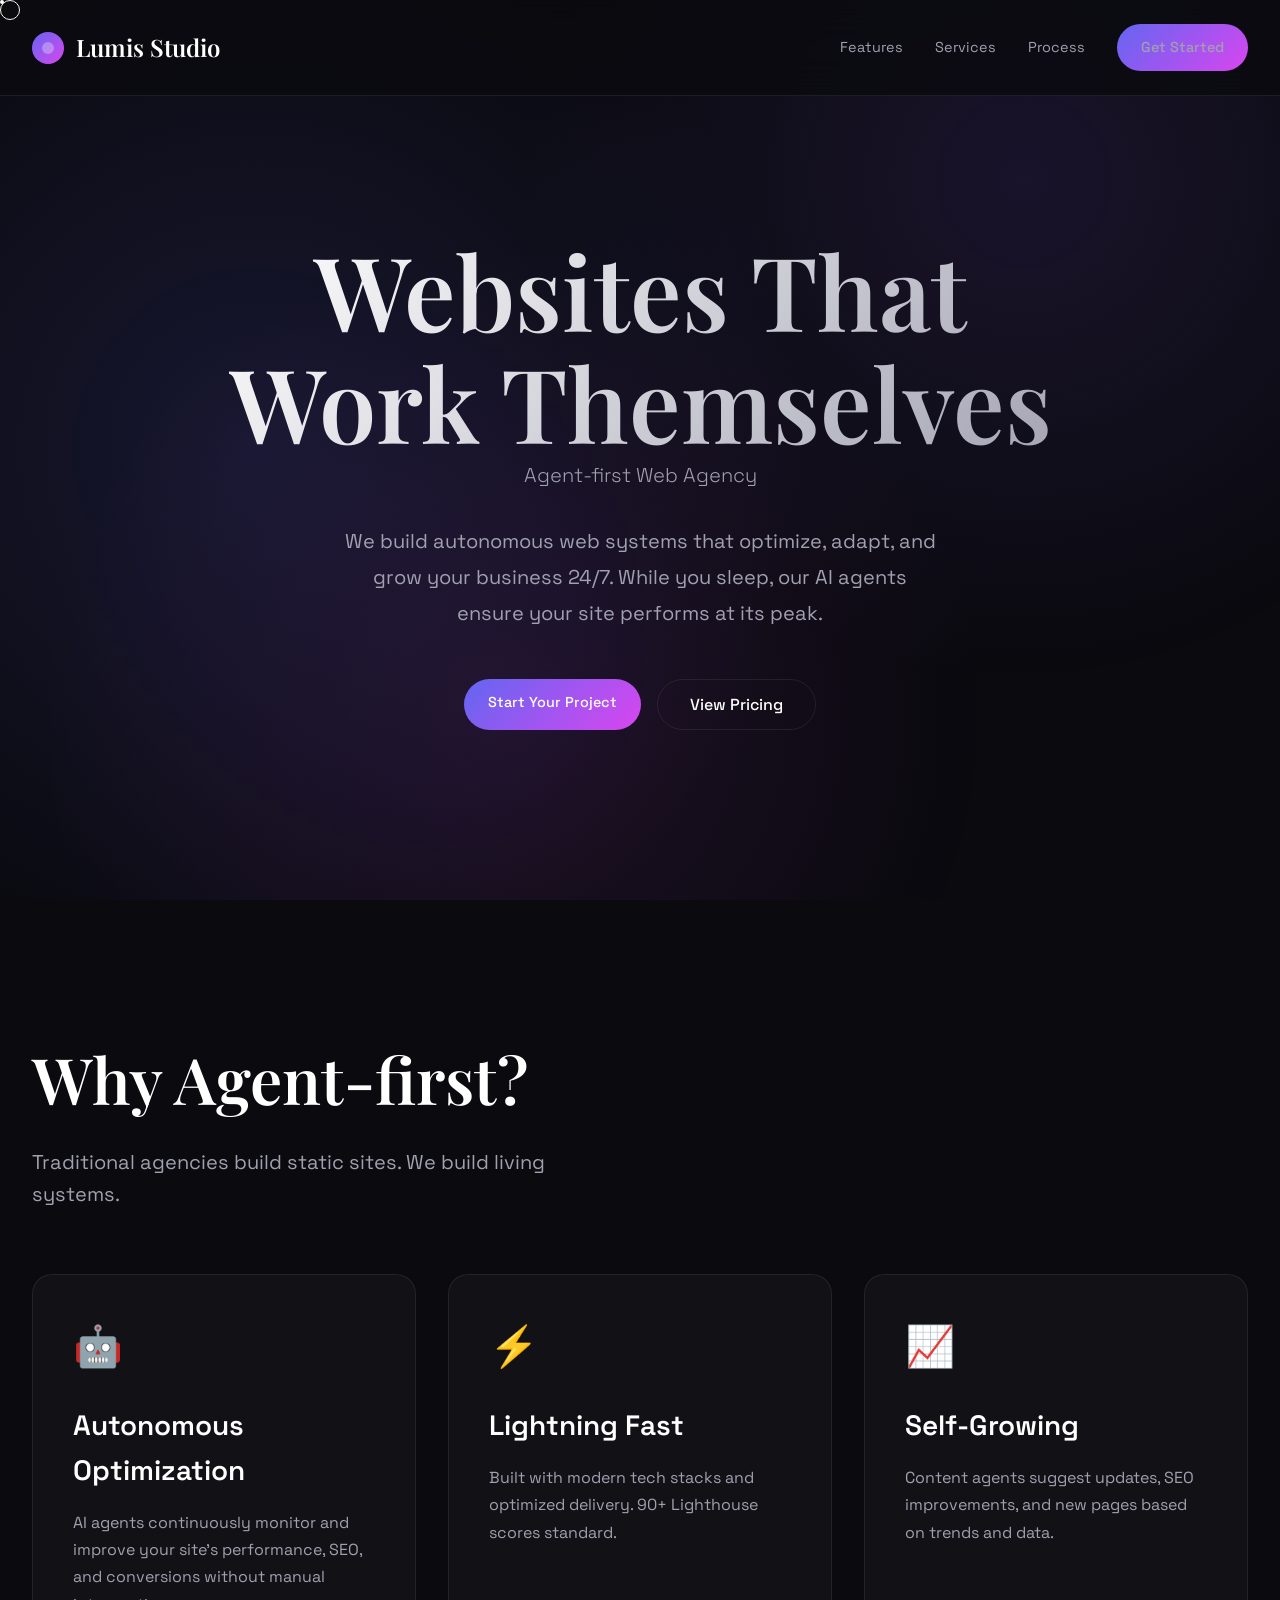
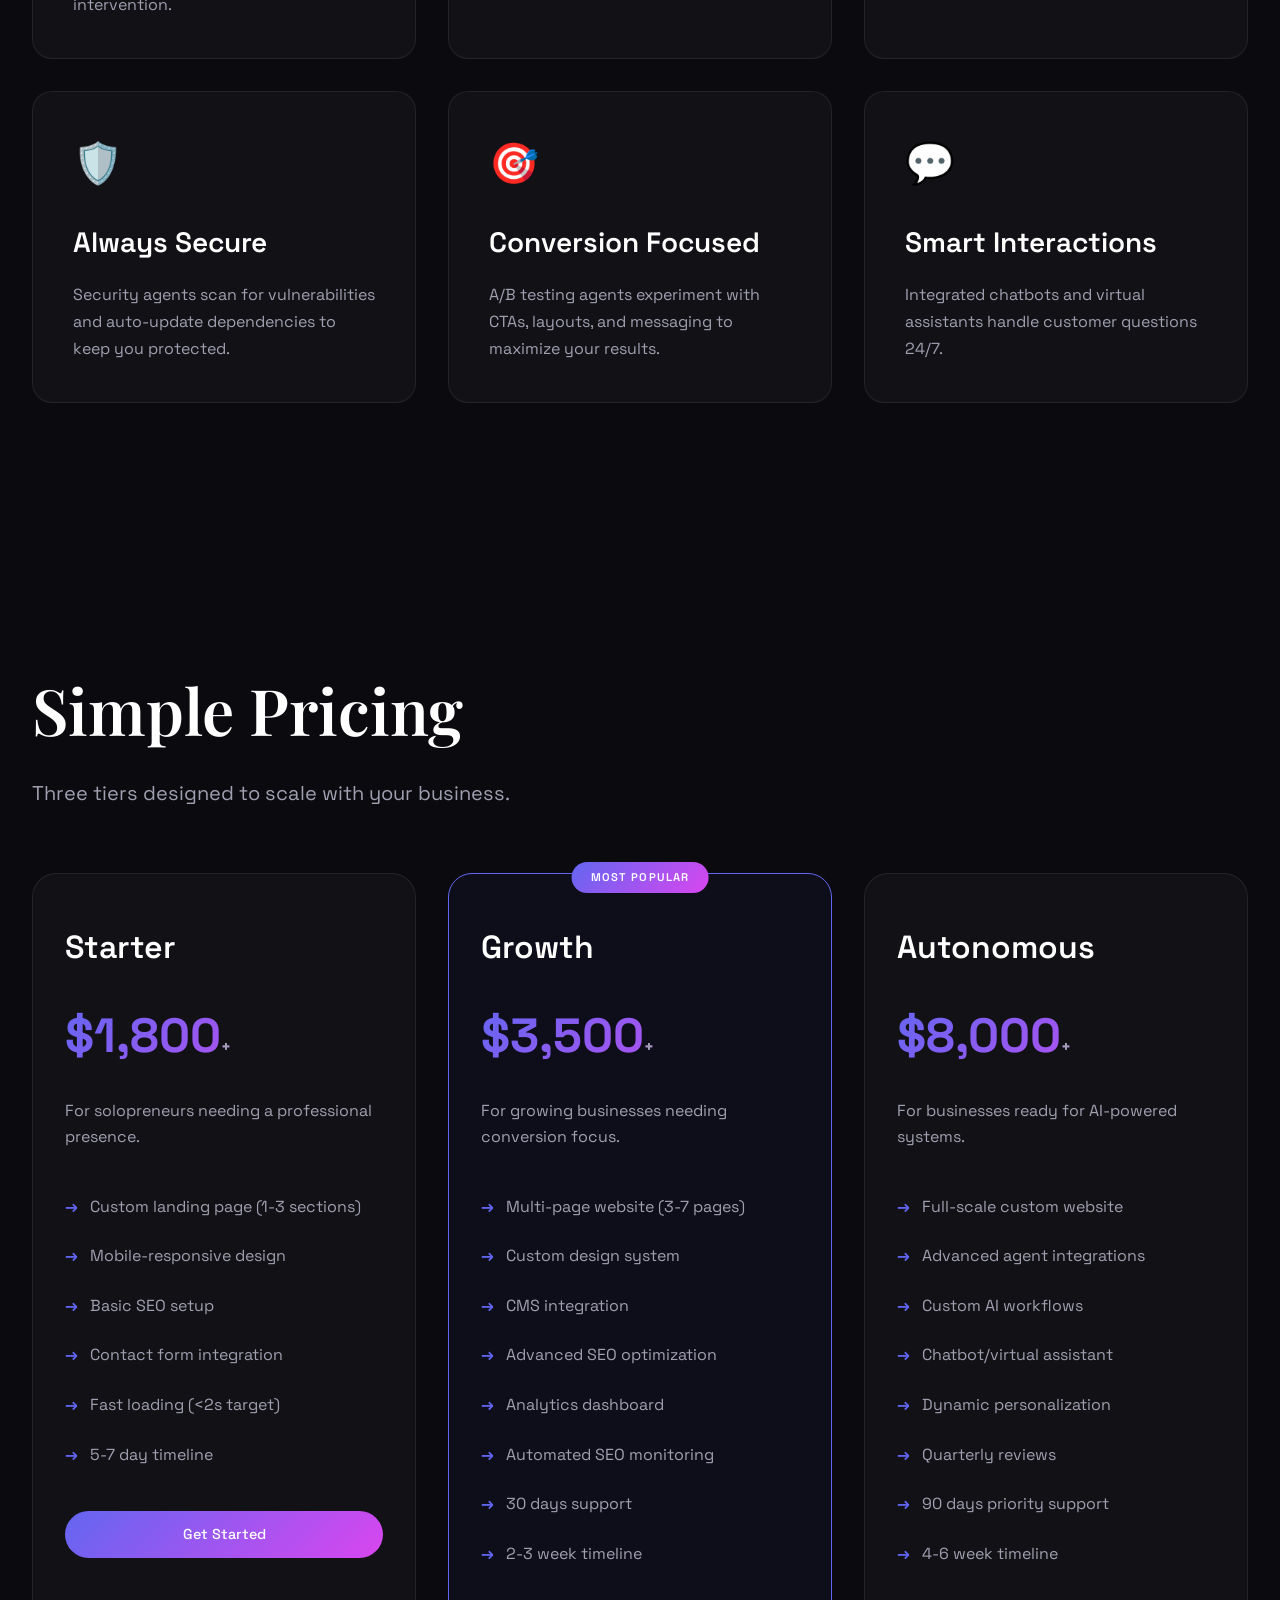
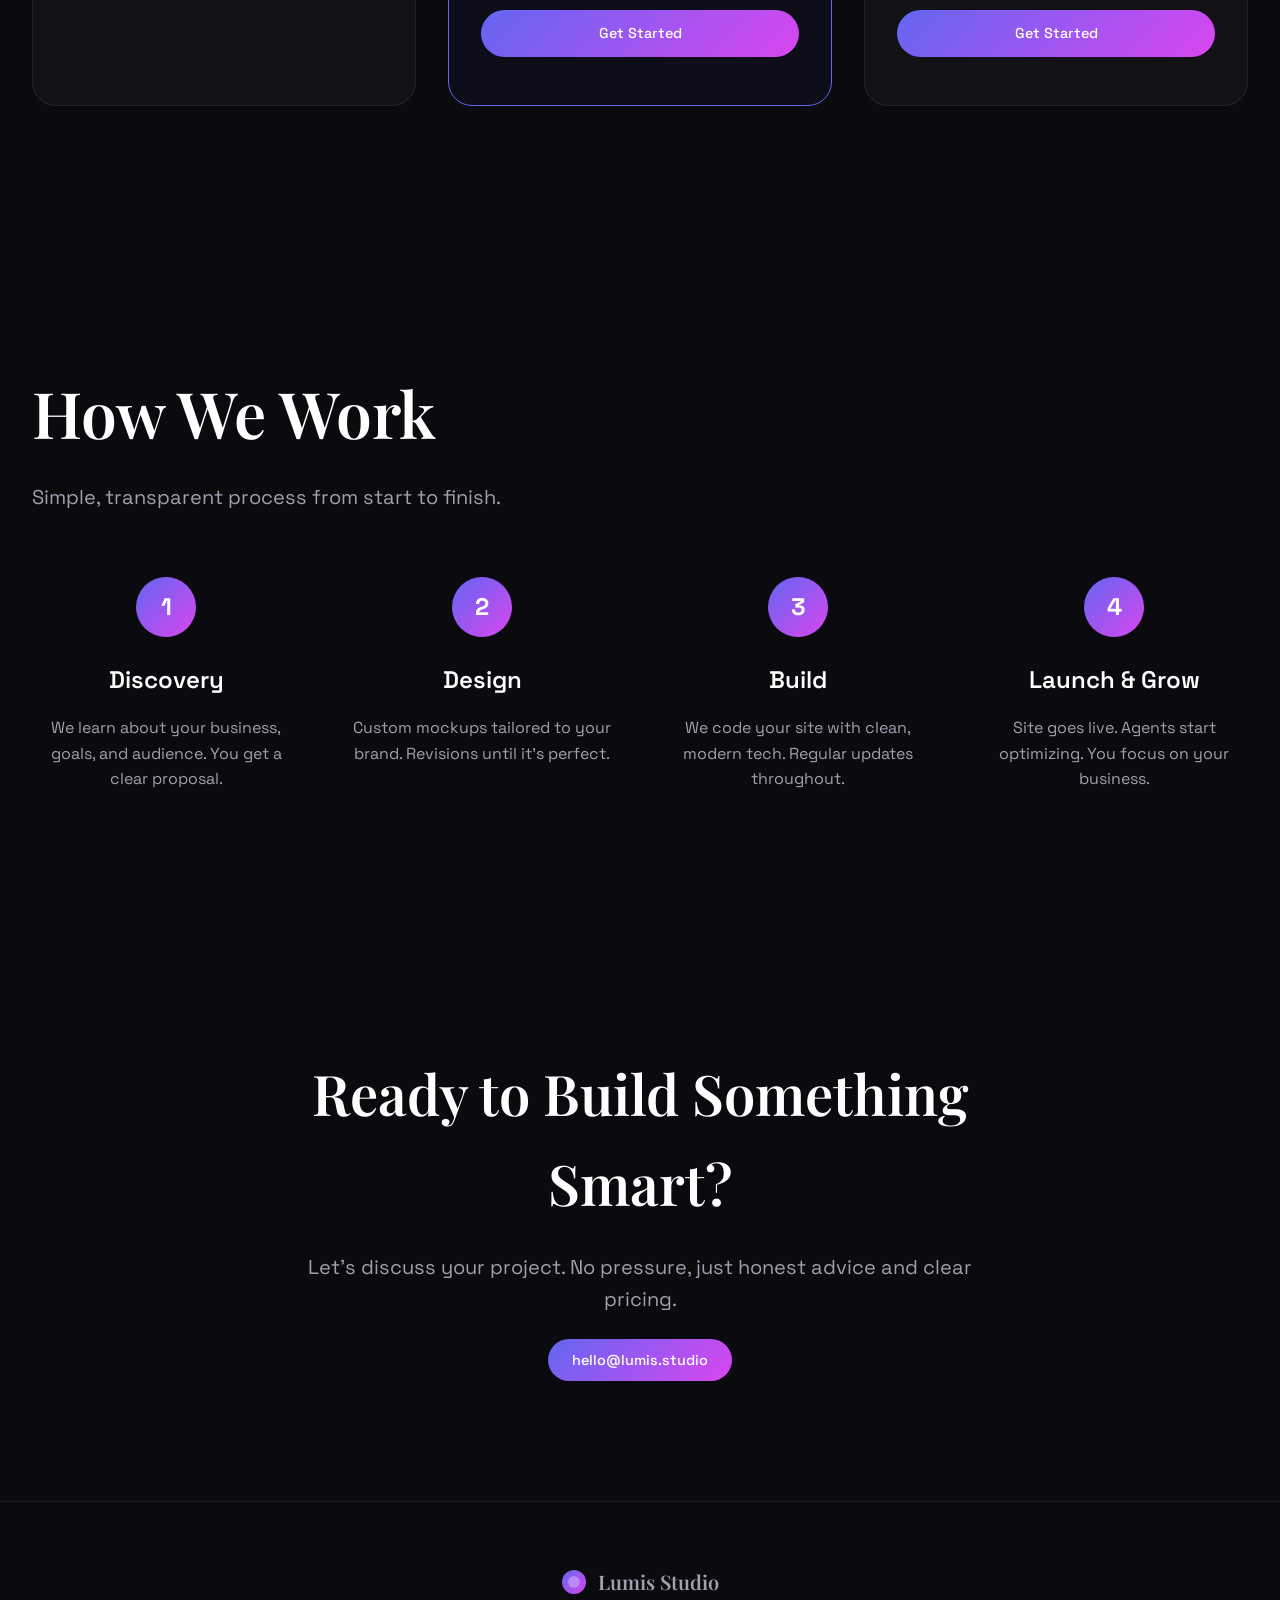
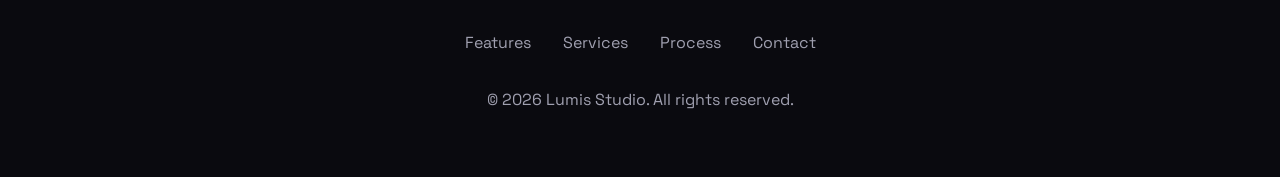
<file: docs/index.html>
<!DOCTYPE html>
<html lang="en">
<head>
  <meta charset="UTF-8">
  <meta name="viewport" content="width=device-width, initial-scale=1.0">
  <title>Lumis Studio — Agent-first Web Agency</title>
  
  <!-- Fonts -->
  <link rel="preconnect" href="https://fonts.googleapis.com">
  <link rel="preconnect" href="https://fonts.gstatic.com" crossorigin>
  <link href="https://fonts.googleapis.com/css2?family=Space+Grotesk:wght@300;400;500;600;700&family=Playfair+Display:ital,wght@0,400;0,600;1,400&family=JetBrains+Mono:wght@400;500&display=swap" rel="stylesheet">
  
  <style>
    :root {
      --bg-dark: #0a0a0f;
      --bg-deeper: #050508;
      --text-primary: #ffffff;
      --text-secondary: #a0a0b0;
      --accent-primary: #6366f1;
      --accent-secondary: #8b5cf6;
      --accent-tertiary: #d946ef;
      --glass-bg: rgba(255, 255, 255, 0.03);
      --glass-border: rgba(255, 255, 255, 0.08);
      --glass-highlight: rgba(255, 255, 255, 0.12);
    }

    * {
      margin: 0;
      padding: 0;
      box-sizing: border-box;
    }

    html {
      scroll-behavior: smooth;
    }

    body {
      font-family: 'Space Grotesk', sans-serif;
      background: var(--bg-dark);
      color: var(--text-primary);
      overflow-x: hidden;
      line-height: 1.6;
    }

    /* Animated Background */
    .bg-gradient {
      position: fixed;
      top: 0;
      left: 0;
      width: 100%;
      height: 100vh;
      z-index: -1;
      background: 
        radial-gradient(circle at 20% 50%, rgba(99, 102, 241, 0.15) 0%, transparent 50%),
        radial-gradient(circle at 80% 20%, rgba(139, 92, 246, 0.12) 0%, transparent 40%),
        radial-gradient(circle at 40% 80%, rgba(217, 70, 239, 0.1) 0%, transparent 45%);
      animation: gradientShift 20s ease-in-out infinite;
    }

    @keyframes gradientShift {
      0%, 100% { transform: scale(1); }
      50% { transform: scale(1.1); }
    }

    /* Custom Cursor */
    .cursor {
      width: 20px;
      height: 20px;
      border: 1px solid var(--text-primary);
      border-radius: 50%;
      position: fixed;
      pointer-events: none;
      z-index: 9999;
      transition: all 0.1s ease;
      mix-blend-mode: difference;
    }

    .cursor-dot {
      width: 4px;
      height: 4px;
      background: var(--text-primary);
      border-radius: 50%;
      position: fixed;
      pointer-events: none;
      z-index: 10000;
    }

    /* Typography */
    h1, h2, h3 {
      font-family: 'Playfair Display', serif;
      font-weight: 600;
    }

    .hero-title {
      font-size: clamp(3rem, 8vw, 7rem);
      line-height: 1.1;
      background: linear-gradient(135deg, #fff 0%, #a5a5b5 100%);
      -webkit-background-clip: text;
      -webkit-text-fill-color: transparent;
      background-clip: text;
    }

    .section-title {
      font-size: clamp(2rem, 5vw, 4rem);
      margin-bottom: 1rem;
    }

    /* Header */
    .header {
      position: fixed;
      top: 0;
      left: 0;
      right: 0;
      padding: 1.5rem 2rem;
      background: rgba(10, 10, 15, 0.8);
      backdrop-filter: blur(20px);
      border-bottom: 1px solid var(--glass-border);
      z-index: 1000;
      display: flex;
      justify-content: space-between;
      align-items: center;
    }

    .logo {
      display: flex;
      align-items: center;
      gap: 0.75rem;
      font-family: 'Playfair Display', serif;
      font-size: 1.5rem;
      font-weight: 600;
    }

    .logo-icon {
      width: 32px;
      height: 32px;
      background: linear-gradient(135deg, var(--accent-primary), var(--accent-tertiary));
      border-radius: 50%;
      position: relative;
    }

    .logo-icon::after {
      content: '';
      position: absolute;
      top: 50%;
      left: 50%;
      transform: translate(-50%, -50%);
      width: 12px;
      height: 12px;
      background: rgba(255, 255, 255, 0.3);
      border-radius: 50%;
    }

    .nav {
      display: flex;
      gap: 2rem;
      align-items: center;
    }

    .nav a {
      color: var(--text-secondary);
      text-decoration: none;
      font-size: 0.9rem;
      transition: color 0.3s ease;
    }

    .nav a:hover {
      color: var(--text-primary);
    }

    .btn-primary {
      background: linear-gradient(135deg, var(--accent-primary), var(--accent-tertiary));
      color: white;
      padding: 0.75rem 1.5rem;
      border-radius: 50px;
      text-decoration: none;
      font-weight: 500;
      font-size: 0.9rem;
      transition: all 0.3s ease;
      border: none;
      cursor: pointer;
    }

    .btn-primary:hover {
      transform: translateY(-2px);
      box-shadow: 0 10px 30px rgba(99, 102, 241, 0.4);
    }

    /* Hero Section */
    .hero {
      min-height: 100vh;
      display: flex;
      align-items: center;
      justify-content: center;
      padding: 8rem 2rem 4rem;
      position: relative;
    }

    .hero-content {
      max-width: 1200px;
      text-align: center;
    }

    .hero-tagline {
      font-size: 1.25rem;
      color: var(--text-secondary);
      margin-bottom: 1.5rem;
      font-weight: 300;
    }

    .hero-subtitle {
      font-size: 1.25rem;
      color: var(--text-secondary);
      max-width: 600px;
      margin: 2rem auto 3rem;
      line-height: 1.8;
    }

    .hero-buttons {
      display: flex;
      gap: 1rem;
      justify-content: center;
      flex-wrap: wrap;
    }

    .btn-secondary {
      background: transparent;
      color: var(--text-primary);
      padding: 0.75rem 2rem;
      border-radius: 50px;
      border: 1px solid var(--glass-border);
      text-decoration: none;
      font-weight: 500;
      transition: all 0.3s ease;
    }

    .btn-secondary:hover {
      border-color: var(--accent-primary);
      background: var(--glass-bg);
    }

    /* Features Section */
    .features {
      padding: 8rem 2rem;
      max-width: 1400px;
      margin: 0 auto;
    }

    .features-grid {
      display: grid;
      grid-template-columns: repeat(auto-fit, minmax(350px, 1fr));
      gap: 2rem;
      margin-top: 4rem;
    }

    .feature-card {
      background: var(--glass-bg);
      border: 1px solid var(--glass-border);
      border-radius: 20px;
      padding: 2.5rem;
      transition: all 0.4s ease;
      position: relative;
      overflow: hidden;
    }

    .feature-card::before {
      content: '';
      position: absolute;
      top: 0;
      left: 0;
      right: 0;
      bottom: 0;
      background: linear-gradient(135deg, rgba(99, 102, 241, 0.1), transparent);
      opacity: 0;
      transition: opacity 0.4s ease;
    }

    .feature-card:hover {
      transform: translateY(-10px);
      border-color: var(--glass-highlight);
    }

    .feature-card:hover::before {
      opacity: 1;
    }

    .feature-icon {
      font-size: 2.5rem;
      margin-bottom: 1.5rem;
      display: block;
    }

    .feature-card h3 {
      font-size: 1.75rem;
      margin-bottom: 1rem;
      font-family: 'Space Grotesk', sans-serif;
    }

    .feature-card p {
      color: var(--text-secondary);
      line-height: 1.7;
    }

    /* Services Section */
    .services {
      padding: 8rem 2rem;
      max-width: 1400px;
      margin: 0 auto;
    }

    .pricing-grid {
      display: grid;
      grid-template-columns: repeat(auto-fit, minmax(320px, 1fr));
      gap: 2rem;
      margin-top: 4rem;
    }

    .pricing-card {
      background: var(--glass-bg);
      border: 1px solid var(--glass-border);
      border-radius: 24px;
      padding: 3rem 2rem;
      transition: all 0.4s ease;
      position: relative;
    }

    .pricing-card.featured {
      border-color: var(--accent-primary);
      background: rgba(99, 102, 241, 0.05);
    }

    .pricing-card:hover {
      transform: translateY(-10px);
      border-color: var(--accent-primary);
    }

    .popular-badge {
      position: absolute;
      top: -12px;
      left: 50%;
      transform: translateX(-50%);
      background: linear-gradient(135deg, var(--accent-primary), var(--accent-tertiary));
      padding: 0.4rem 1.2rem;
      border-radius: 20px;
      font-size: 0.7rem;
      font-weight: 600;
      text-transform: uppercase;
      letter-spacing: 0.1em;
    }

    .pricing-card h3 {
      font-size: 2rem;
      margin-bottom: 0.5rem;
      font-family: 'Space Grotesk', sans-serif;
    }

    .price {
      font-size: 3rem;
      font-weight: 700;
      background: linear-gradient(135deg, var(--accent-primary), var(--accent-tertiary));
      -webkit-background-clip: text;
      -webkit-text-fill-color: transparent;
      background-clip: text;
      margin: 1.5rem 0;
    }

    .price span {
      font-size: 1rem;
      color: var(--text-secondary);
      -webkit-text-fill-color: var(--text-secondary);
    }

    .pricing-card ul {
      list-style: none;
      margin: 2rem 0;
    }

    .pricing-card li {
      padding: 0.75rem 0;
      color: var(--text-secondary);
      display: flex;
      align-items: flex-start;
      gap: 0.75rem;
    }

    .pricing-card li::before {
      content: '→';
      color: var(--accent-primary);
      font-weight: 700;
    }

    /* Process Section */
    .process {
      padding: 8rem 2rem;
      max-width: 1400px;
      margin: 0 auto;
    }

    .process-steps {
      display: grid;
      grid-template-columns: repeat(auto-fit, minmax(250px, 1fr));
      gap: 3rem;
      margin-top: 4rem;
    }

    .process-step {
      text-align: center;
    }

    .step-number {
      width: 60px;
      height: 60px;
      background: linear-gradient(135deg, var(--accent-primary), var(--accent-tertiary));
      border-radius: 50%;
      display: flex;
      align-items: center;
      justify-content: center;
      font-size: 1.5rem;
      font-weight: 700;
      margin: 0 auto 1.5rem;
    }

    .process-step h3 {
      font-size: 1.5rem;
      margin-bottom: 1rem;
      font-family: 'Space Grotesk', sans-serif;
    }

    .process-step p {
      color: var(--text-secondary);
    }

    /* CTA Section */
    .cta {
      padding: 8rem 2rem;
      text-align: center;
      position: relative;
    }

    .cta-content {
      max-width: 700px;
      margin: 0 auto;
    }

    .cta h2 {
      font-size: clamp(2rem, 5vw, 3.5rem);
      margin-bottom: 1.5rem;
    }

    .cta p {
      font-size: 1.25rem;
      color: var(--text-secondary);
      margin-bottom: 2rem;
    }

    /* Footer */
    .footer {
      padding: 4rem 2rem;
      border-top: 1px solid var(--glass-border);
      text-align: center;
      color: var(--text-secondary);
    }

    .footer-content {
      max-width: 1200px;
      margin: 0 auto;
    }

    .footer-links {
      display: flex;
      justify-content: center;
      gap: 2rem;
      margin: 2rem 0;
    }

    .footer-links a {
      color: var(--text-secondary);
      text-decoration: none;
      transition: color 0.3s ease;
    }

    .footer-links a:hover {
      color: var(--text-primary);
    }

    /* Scroll animations */
    .reveal {
      opacity: 0;
      transform: translateY(40px);
      transition: all 0.8s ease;
    }

    .reveal.active {
      opacity: 1;
      transform: translateY(0);
    }

    /* Responsive */
    @media (max-width: 768px) {
      .nav {
        display: none;
      }
      
      .hero-buttons {
        flex-direction: column;
        align-items: center;
      }
      
      .features-grid,
      .pricing-grid {
        grid-template-columns: 1fr;
      }
    }
  </style>
</head>
<body>
  <!-- Background -->
  <div class="bg-gradient"></div>
  
  <!-- Custom Cursor -->
  <div class="cursor"></div>
  <div class="cursor-dot"></div>

  <!-- Header -->
  <header class="header">
    <div class="logo">
      <div class="logo-icon"></div>
      <span>Lumis Studio</span>
    </div>
    <nav class="nav">
      <a href="#features">Features</a>
      <a href="#services">Services</a>
      <a href="#process">Process</a>
      <a href="#contact" class="btn-primary">Get Started</a>
    </nav>
  </header>

  <!-- Hero -->
  <section class="hero">
    <div class="hero-content">
      <h1 class="hero-title">Websites That<br>Work Themselves</h1>
      <p class="hero-tagline">Agent-first Web Agency</p>
      <p class="hero-subtitle">
        We build autonomous web systems that optimize, adapt, and grow your business 24/7. 
        While you sleep, our AI agents ensure your site performs at its peak.
      </p>
      <div class="hero-buttons">
        <a href="#contact" class="btn-primary">Start Your Project</a>
        <a href="#services" class="btn-secondary">View Pricing</a>
      </div>
    </div>
  </section>

  <!-- Features -->
  <section id="features" class="features">
    <div class="reveal">
      <h2 class="section-title">Why Agent-first?</h2>
      <p style="color: var(--text-secondary); font-size: 1.25rem; max-width: 600px;">
        Traditional agencies build static sites. We build living systems.
      </p>
    </div>
    
    <div class="features-grid">
      <div class="feature-card reveal">
        <span class="feature-icon">🤖</span>
        <h3>Autonomous Optimization</h3>
        <p>AI agents continuously monitor and improve your site's performance, SEO, and conversions without manual intervention.</p>
      </div>
      
      <div class="feature-card reveal">
        <span class="feature-icon">⚡</span>
        <h3>Lightning Fast</h3>
        <p>Built with modern tech stacks and optimized delivery. 90+ Lighthouse scores standard.</p>
      </div>
      
      <div class="feature-card reveal">
        <span class="feature-icon">📈</span>
        <h3>Self-Growing</h3>
        <p>Content agents suggest updates, SEO improvements, and new pages based on trends and data.</p>
      </div>
      
      <div class="feature-card reveal">
        <span class="feature-icon">🛡️</span>
        <h3>Always Secure</h3>
        <p>Security agents scan for vulnerabilities and auto-update dependencies to keep you protected.</p>
      </div>
      
      <div class="feature-card reveal">
        <span class="feature-icon">🎯</span>
        <h3>Conversion Focused</h3>
        <p>A/B testing agents experiment with CTAs, layouts, and messaging to maximize your results.</p>
      </div>
      
      <div class="feature-card reveal">
        <span class="feature-icon">💬</span>
        <h3>Smart Interactions</h3>
        <p>Integrated chatbots and virtual assistants handle customer questions 24/7.</p>
      </div>
    </div>
  </section>

  <!-- Services -->
  <section id="services" class="services">
    <div class="reveal">
      <h2 class="section-title">Simple Pricing</h2>
      <p style="color: var(--text-secondary); font-size: 1.25rem;">
        Three tiers designed to scale with your business.
      </p>
    </div>
    
    <div class="pricing-grid">
      <div class="pricing-card reveal">
        <h3>Starter</h3>
        <div class="price">$1,800<span>+</span></div>
        <p style="color: var(--text-secondary);">For solopreneurs needing a professional presence.</p>
        <ul>
          <li>Custom landing page (1-3 sections)</li>
          <li>Mobile-responsive design</li>
          <li>Basic SEO setup</li>
          <li>Contact form integration</li>
          <li>Fast loading (&lt;2s target)</li>
          <li>5-7 day timeline</li>
        </ul>
        <a href="#contact" class="btn-primary" style="display: block; text-align: center;">Get Started</a>
      </div>

      <div class="pricing-card featured reveal">
        <div class="popular-badge">Most Popular</div>
        <h3>Growth</h3>
        <div class="price">$3,500<span>+</span></div>
        <p style="color: var(--text-secondary);">For growing businesses needing conversion focus.</p>
        <ul>
          <li>Multi-page website (3-7 pages)</li>
          <li>Custom design system</li>
          <li>CMS integration</li>
          <li>Advanced SEO optimization</li>
          <li>Analytics dashboard</li>
          <li>Automated SEO monitoring</li>
          <li>30 days support</li>
          <li>2-3 week timeline</li>
        </ul>
        <a href="#contact" class="btn-primary" style="display: block; text-align: center;">Get Started</a>
      </div>

      <div class="pricing-card reveal">
        <h3>Autonomous</h3>
        <div class="price">$8,000<span>+</span></div>
        <p style="color: var(--text-secondary);">For businesses ready for AI-powered systems.</p>
        <ul>
          <li>Full-scale custom website</li>
          <li>Advanced agent integrations</li>
          <li>Custom AI workflows</li>
          <li>Chatbot/virtual assistant</li>
          <li>Dynamic personalization</li>
          <li>Quarterly reviews</li>
          <li>90 days priority support</li>
          <li>4-6 week timeline</li>
        </ul>
        <a href="#contact" class="btn-primary" style="display: block; text-align: center;">Get Started</a>
      </div>
    </div>
  </section>

  <!-- Process -->
  <section id="process" class="process">
    <div class="reveal">
      <h2 class="section-title">How We Work</h2>
      <p style="color: var(--text-secondary); font-size: 1.25rem;">
        Simple, transparent process from start to finish.
      </p>
    </div>
    
    <div class="process-steps">
      <div class="process-step reveal">
        <div class="step-number">1</div>
        <h3>Discovery</h3>
        <p>We learn about your business, goals, and audience. You get a clear proposal.</p>
      </div>
      <div class="process-step reveal">
        <div class="step-number">2</div>
        <h3>Design</h3>
        <p>Custom mockups tailored to your brand. Revisions until it's perfect.</p>
      </div>
      <div class="process-step reveal">
        <div class="step-number">3</div>
        <h3>Build</h3>
        <p>We code your site with clean, modern tech. Regular updates throughout.</p>
      </div>
      <div class="process-step reveal">
        <div class="step-number">4</div>
        <h3>Launch & Grow</h3>
        <p>Site goes live. Agents start optimizing. You focus on your business.</p>
      </div>
    </div>
  </section>

  <!-- CTA -->
  <section id="contact" class="cta">
    <div class="cta-content reveal">
      <h2>Ready to Build Something Smart?</h2>
      <p>Let's discuss your project. No pressure, just honest advice and clear pricing.</p>
      <a href="mailto:hello@lumis.studio" class="btn-primary">hello@lumis.studio</a>
    </div>
  </section>

  <!-- Footer -->
  <footer class="footer">
    <div class="footer-content">
      <div class="logo" style="justify-content: center; margin-bottom: 1rem;">
        <div class="logo-icon" style="width: 24px; height: 24px;"></div>
        <span style="font-size: 1.25rem;">Lumis Studio</span>
      </div>
      <div class="footer-links">
        <a href="#features">Features</a>
        <a href="#services">Services</a>
        <a href="#process">Process</a>
        <a href="mailto:hello@lumis.studio">Contact</a>
      </div>
      <p>&copy; 2026 Lumis Studio. All rights reserved.</p>
    </div>
  </footer>

  <script>
    // Custom Cursor
    const cursor = document.querySelector('.cursor');
    const cursorDot = document.querySelector('.cursor-dot');
    
    document.addEventListener('mousemove', (e) => {
      cursor.style.left = e.clientX + 'px';
      cursor.style.top = e.clientY + 'px';
      cursorDot.style.left = e.clientX + 'px';
      cursorDot.style.top = e.clientY + 'px';
    });

    // Scroll Reveal
    function reveal() {
      const reveals = document.querySelectorAll('.reveal');
      reveals.forEach(el => {
        const windowHeight = window.innerHeight;
        const elementTop = el.getBoundingClientRect().top;
        const elementVisible = 150;
        
        if (elementTop < windowHeight - elementVisible) {
          el.classList.add('active');
        }
      });
    }

    window.addEventListener('scroll', reveal);
    reveal(); // Initial check
  </script>
</body>
</html>
</file>
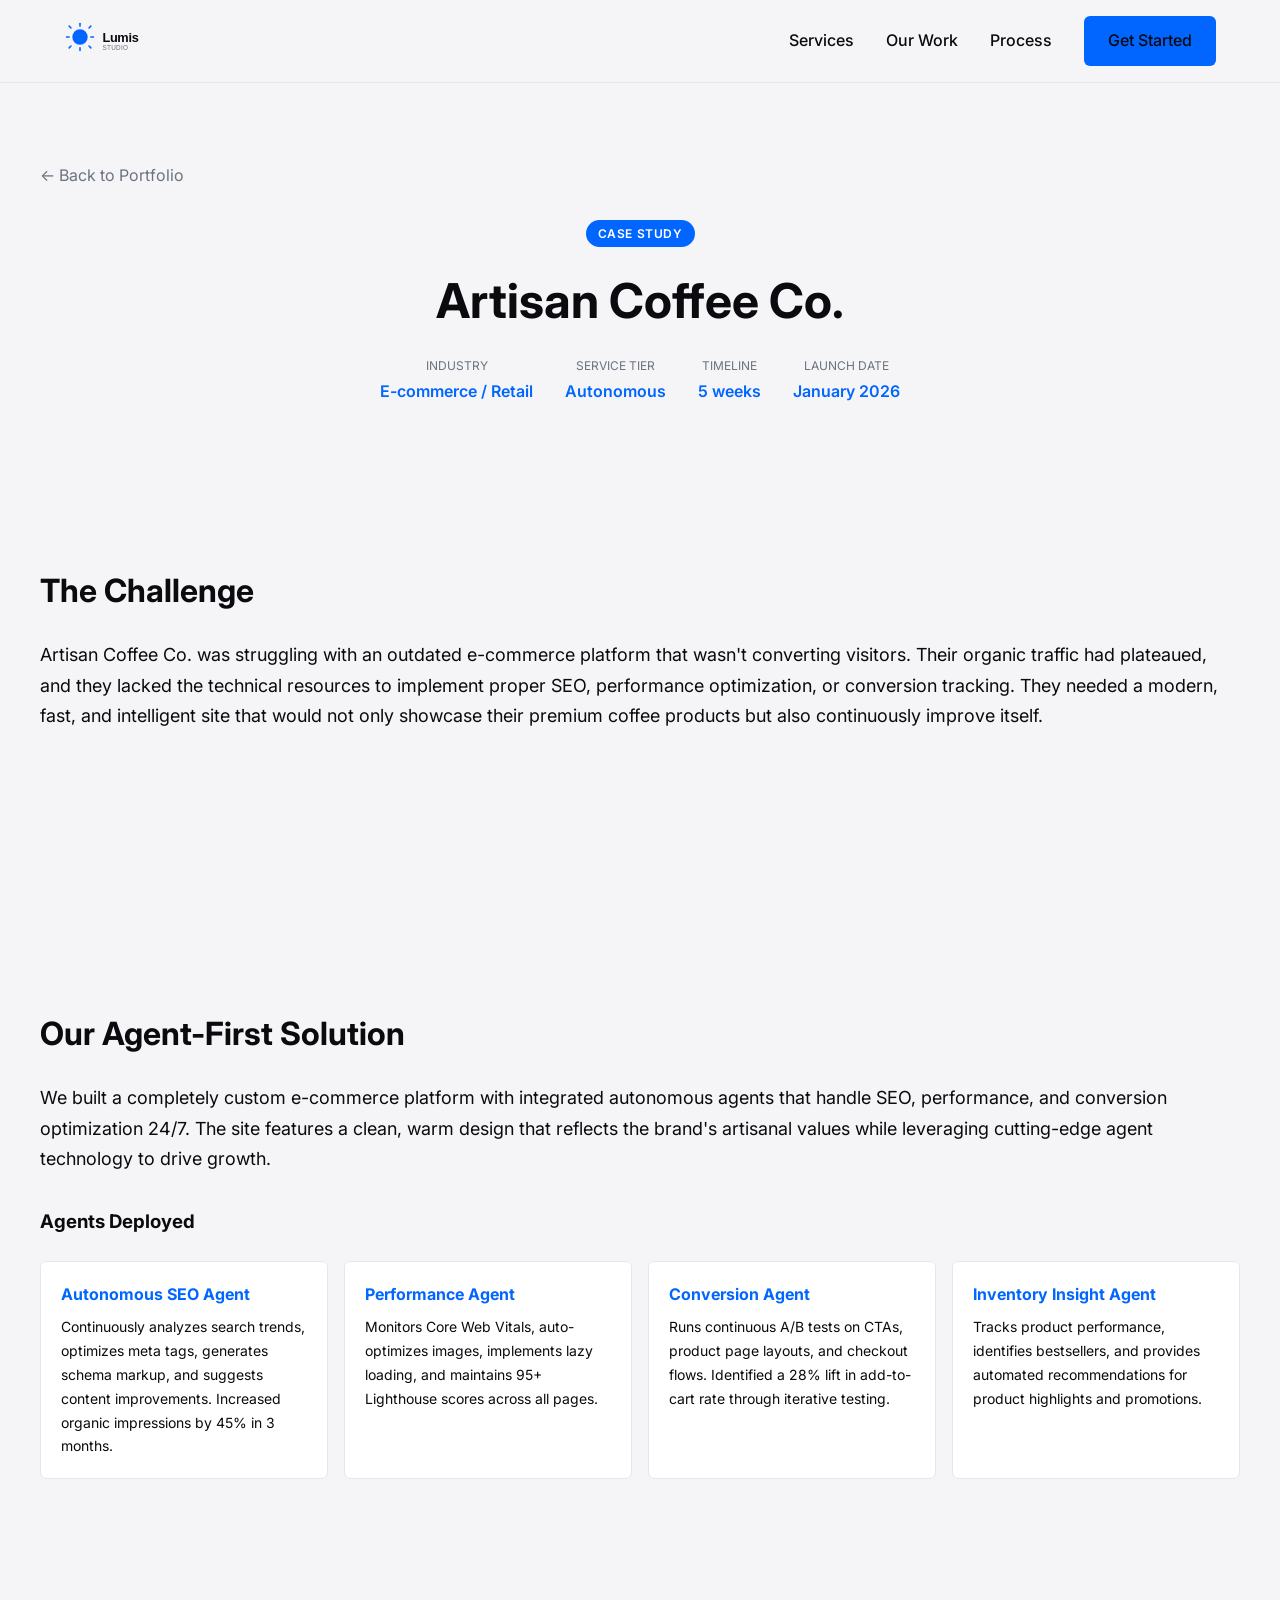
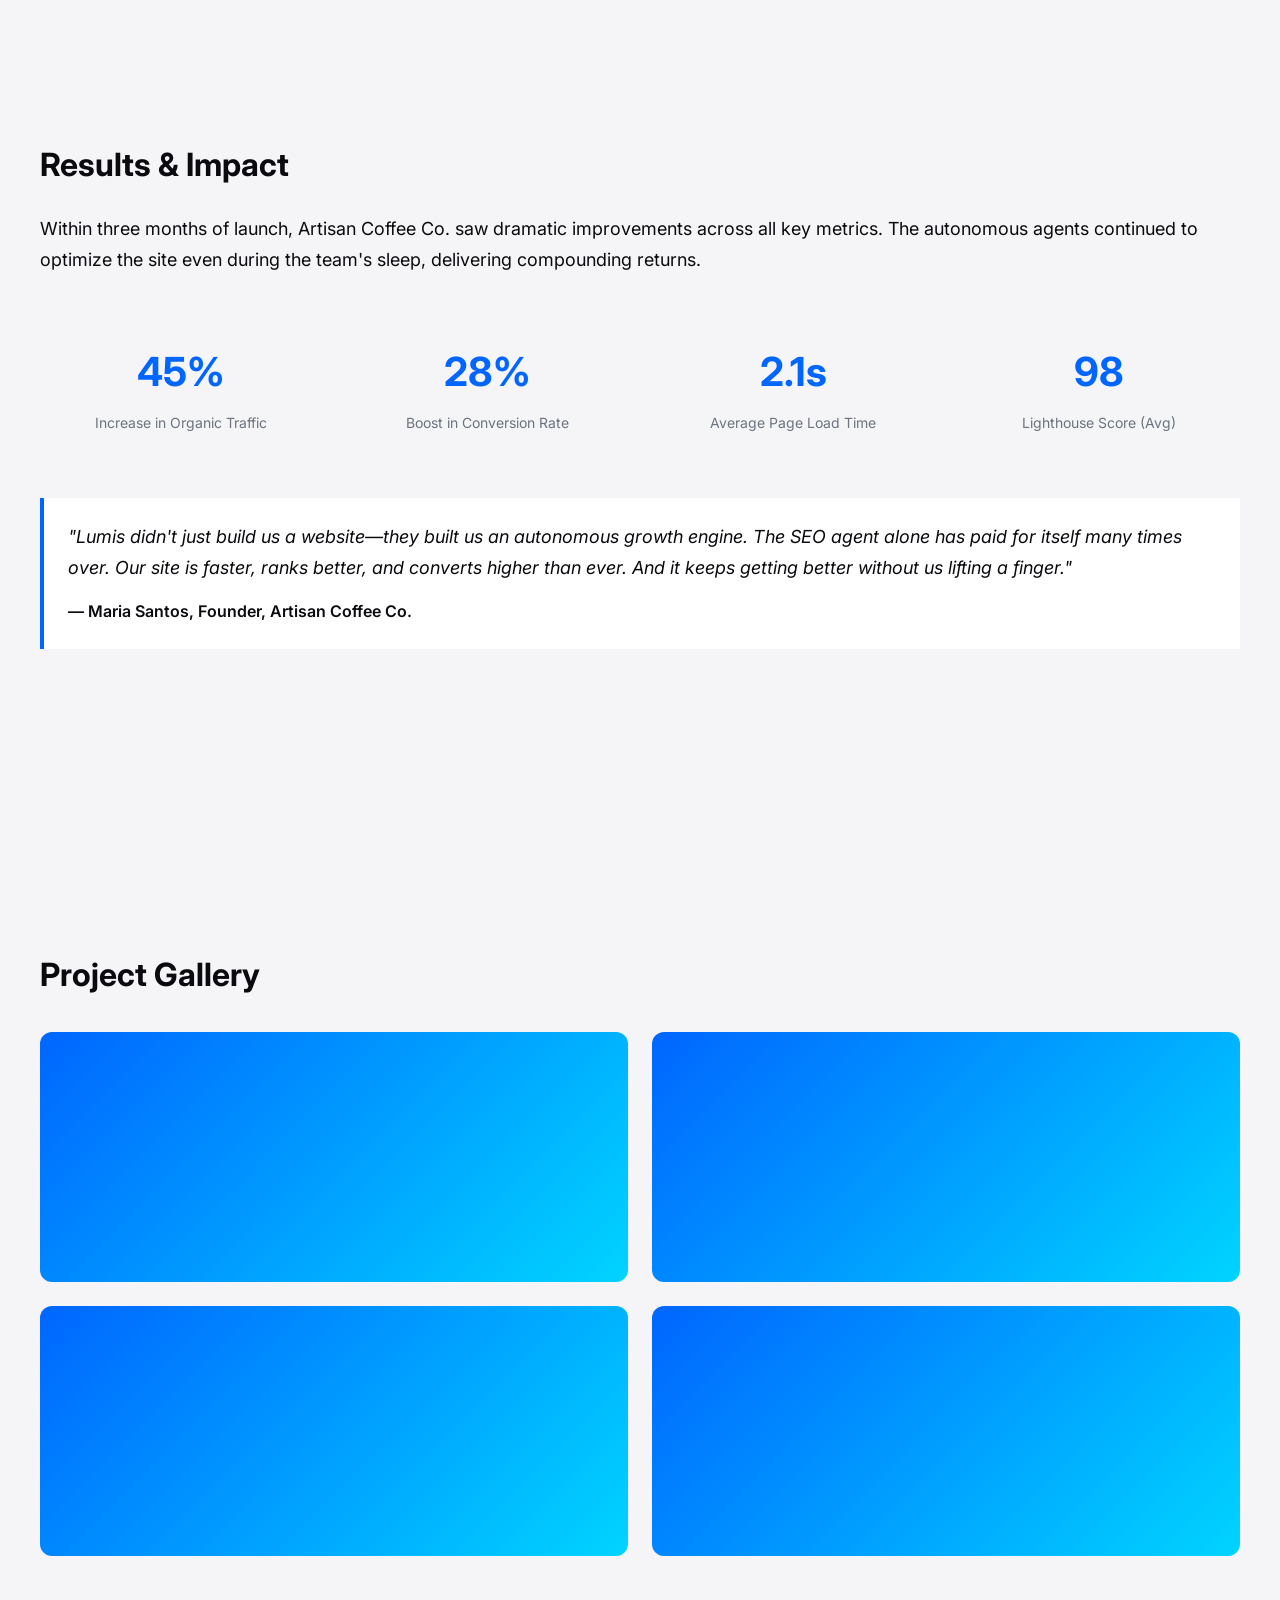
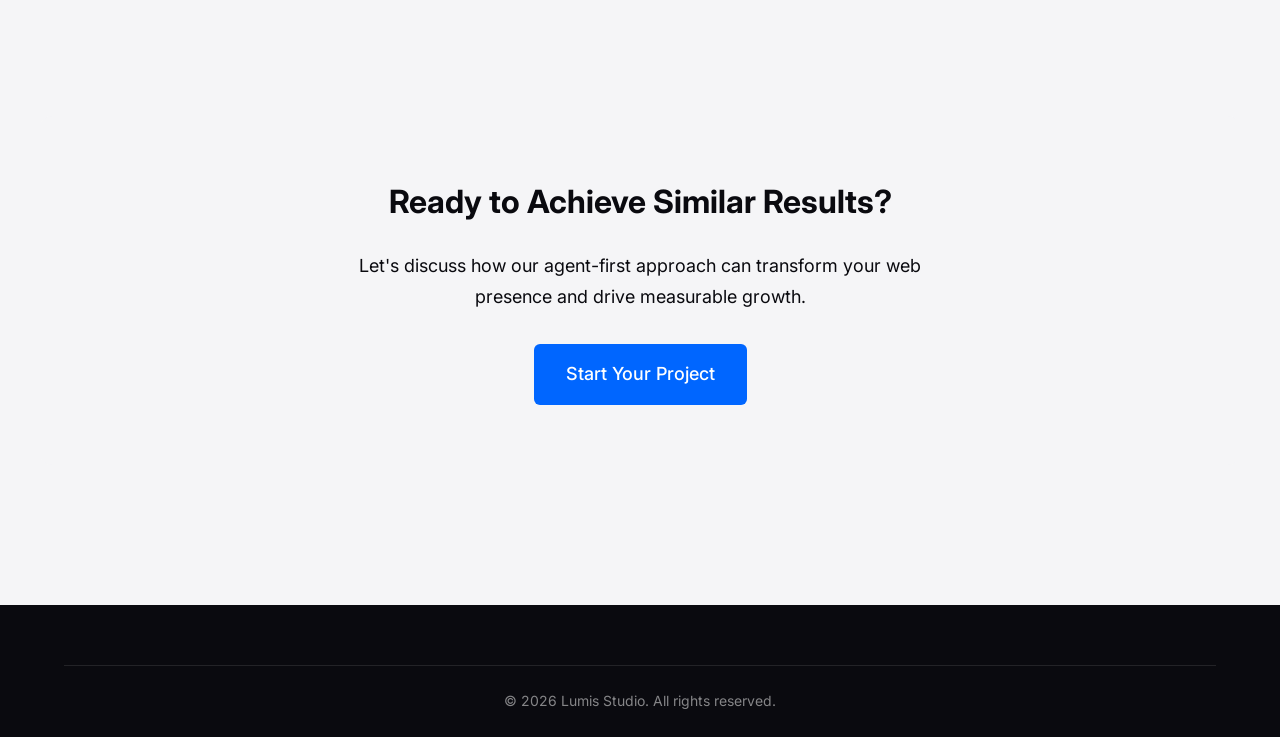
<file: portfolio/artisan-coffee.html>
<!DOCTYPE html>
<html lang="en">
<head>
    <meta charset="UTF-8">
    <meta name="viewport" content="width=device-width, initial-scale=1.0">
    <title>Artisan Coffee Co. — Lumis Studio Case Study</title>
    <meta name="description" content="How Lumis Studio built an autonomous e-commerce site with AI agents that increased organic traffic by 45% and boosted sales by 28% for Artisan Coffee Co.">
    <link rel="preconnect" href="https://fonts.googleapis.com">
    <link rel="preconnect" href="https://fonts.gstatic.com" crossorigin>
    <link href="https://fonts.googleapis.com/css2?family=Inter:wght@400;500;600;700&family=JetBrains+Mono:wght@400;500&display=swap" rel="stylesheet">
    <link rel="stylesheet" href="../src/styles.css">
    <style>
        .case-study { padding: 80px 0; }
        .case-header { text-align: center; max-width: 800px; margin: 0 auto 60px; }
        .case-header h1 { font-size: 3rem; margin-bottom: 16px; }
        .case-meta { display: flex; justify-content: center; gap: 32px; margin-bottom: 24px; flex-wrap: wrap; }
        .case-meta-item { display: flex; flex-direction: column; align-items: center; }
        .case-meta-label { font-size: 0.75rem; text-transform: uppercase; color: var(--color-text-light); margin-bottom: 4px; }
        .case-meta-value { font-weight: 600; color: var(--color-primary); }
        .case-section { margin-bottom: 60px; }
        .case-section h2 { font-size: 2rem; margin-bottom: 24px; }
        .case-section p { font-size: 1.125rem; line-height: 1.7; margin-bottom: 16px; }
        .metrics-grid { display: grid; grid-template-columns: repeat(4, 1fr); gap: 24px; margin: 40px 0; }
        .metric-card { background: var(--color-bg); padding: 24px; border-radius: var(--radius-md); text-align: center; }
        .metric-number { font-size: 2.5rem; font-weight: 700; color: var(--color-primary); margin-bottom: 8px; }
        .metric-label { font-size: 0.875rem; color: var(--color-text-light); }
        .agent-list { display: grid; grid-template-columns: repeat(auto-fit, minmax(200px, 1fr)); gap: 16px; margin-top: 24px; }
        .agent-card { background: var(--color-surface); border: 1px solid var(--color-border); border-radius: var(--radius-sm); padding: 20px; }
        .agent-card h4 { margin-bottom: 8px; color: var(--color-primary); }
        .agent-card p { font-size: 0.875rem; margin: 0; }
        .quote { background: var(--color-surface); border-left: 4px solid var(--color-primary); padding: 24px; margin: 40px 0; font-style: italic; }
        .quote-author { margin-top: 16px; font-weight: 600; font-style: normal; }
        .gallery { display: grid; grid-template-columns: repeat(2, 1fr); gap: 24px; margin-top: 32px; }
        .gallery-item { border-radius: var(--radius-md); overflow: hidden; background: linear-gradient(135deg, var(--color-primary) 0%, #00D4FF 100%); height: 250px; }
        .back-link { display: inline-flex; align-items: center; gap: 8px; margin-bottom: 32px; color: var(--color-text-light); }
        .back-link:hover { color: var(--color-primary); }
        @media (max-width: 768px) {
            .metrics-grid { grid-template-columns: repeat(2, 1fr); }
            .gallery { grid-template-columns: 1fr; }
        }
    </style>
</head>
<body>
    <nav class="nav">
        <div class="container nav-container">
            <a href="../index.html" class="nav-logo">
                <img src="../brand/logo.svg" alt="Lumis Studio" width="120">
            </a>
            <div class="nav-links">
                <a href="../index.html#services">Services</a>
                <a href="../index.html#work">Our Work</a>
                <a href="../index.html#process">Process</a>
                <a href="../index.html#contact" class="btn btn-primary">Get Started</a>
            </div>
        </div>
    </nav>

    <main class="container case-study">
        <a href="../index.html#work" class="back-link">← Back to Portfolio</a>

        <!-- Case Header -->
        <header class="case-header">
            <span class="section-badge">Case Study</span>
            <h1>Artisan Coffee Co.</h1>
            <div class="case-meta">
                <div class="case-meta-item">
                    <span class="case-meta-label">Industry</span>
                    <span class="case-meta-value">E-commerce / Retail</span>
                </div>
                <div class="case-meta-item">
                    <span class="case-meta-label">Service Tier</span>
                    <span class="case-meta-value">Autonomous</span>
                </div>
                <div class="case-meta-item">
                    <span class="case-meta-label">Timeline</span>
                    <span class="case-meta-value">5 weeks</span>
                </div>
                <div class="case-meta-item">
                    <span class="case-meta-label">Launch Date</span>
                    <span class="case-meta-value">January 2026</span>
                </div>
            </div>
        </header>

        <!-- Challenge Section -->
        <section class="case-section">
            <h2>The Challenge</h2>
            <p>Artisan Coffee Co. was struggling with an outdated e-commerce platform that wasn't converting visitors. Their organic traffic had plateaued, and they lacked the technical resources to implement proper SEO, performance optimization, or conversion tracking. They needed a modern, fast, and intelligent site that would not only showcase their premium coffee products but also continuously improve itself.</p>
        </section>

        <!-- Solution Section -->
        <section class="case-section">
            <h2>Our Agent-First Solution</h2>
            <p>We built a completely custom e-commerce platform with integrated autonomous agents that handle SEO, performance, and conversion optimization 24/7. The site features a clean, warm design that reflects the brand's artisanal values while leveraging cutting-edge agent technology to drive growth.</p>

            <h3 style="margin-top: 32px; margin-bottom: 16px;">Agents Deployed</h3>
            <div class="agent-list">
                <div class="agent-card">
                    <h4>Autonomous SEO Agent</h4>
                    <p>Continuously analyzes search trends, optimizes meta tags, generates schema markup, and suggests content improvements. Increased organic impressions by 45% in 3 months.</p>
                </div>
                <div class="agent-card">
                    <h4>Performance Agent</h4>
                    <p>Monitors Core Web Vitals, auto-optimizes images, implements lazy loading, and maintains 95+ Lighthouse scores across all pages.</p>
                </div>
                <div class="agent-card">
                    <h4>Conversion Agent</h4>
                    <p>Runs continuous A/B tests on CTAs, product page layouts, and checkout flows. Identified a 28% lift in add-to-cart rate through iterative testing.</p>
                </div>
                <div class="agent-card">
                    <h4>Inventory Insight Agent</h4>
                    <p>Tracks product performance, identifies bestsellers, and provides automated recommendations for product highlights and promotions.</p>
                </div>
            </div>
        </section>

        <!-- Results Section -->
        <section class="case-section">
            <h2>Results & Impact</h2>
            <p>Within three months of launch, Artisan Coffee Co. saw dramatic improvements across all key metrics. The autonomous agents continued to optimize the site even during the team's sleep, delivering compounding returns.</p>

            <div class="metrics-grid">
                <div class="metric-card">
                    <div class="metric-number">45%</div>
                    <div class="metric-label">Increase in Organic Traffic</div>
                </div>
                <div class="metric-card">
                    <div class="metric-number">28%</div>
                    <div class="metric-label">Boost in Conversion Rate</div>
                </div>
                <div class="metric-card">
                    <div class="metric-number">2.1s</div>
                    <div class="metric-label">Average Page Load Time</div>
                </div>
                <div class="metric-card">
                    <div class="metric-number">98</div>
                    <div class="metric-label">Lighthouse Score (Avg)</div>
                </div>
            </div>

            <div class="quote">
                <p>"Lumis didn't just build us a website—they built us an autonomous growth engine. The SEO agent alone has paid for itself many times over. Our site is faster, ranks better, and converts higher than ever. And it keeps getting better without us lifting a finger."</p>
                <div class="quote-author">— Maria Santos, Founder, Artisan Coffee Co.</div>
            </div>
        </section>

        <!-- Gallery Section -->
        <section class="case-section">
            <h2>Project Gallery</h2>
            <div class="gallery">
                <div class="gallery-item"></div>
                <div class="gallery-item"></div>
                <div class="gallery-item"></div>
                <div class="gallery-item"></div>
            </div>
        </section>

        <!-- CTA Section -->
        <section class="case-section" style="text-align: center; padding: 60px 0; background: var(--color-bg); border-radius: var(--radius-md);">
            <h2>Ready to Achieve Similar Results?</h2>
            <p style="max-width: 600px; margin: 16px auto 32px;">Let's discuss how our agent-first approach can transform your web presence and drive measurable growth.</p>
            <a href="../index.html#contact" class="btn btn-primary btn-large">Start Your Project</a>
        </section>
    </main>

    <footer class="footer">
        <div class="container">
            <div class="footer-bottom" style="text-align: center;">
                <p>&copy; 2026 Lumis Studio. All rights reserved.</p>
            </div>
        </div>
    </footer>

    <script src="../src/script.js"></script>
</body>
</html>
</file>
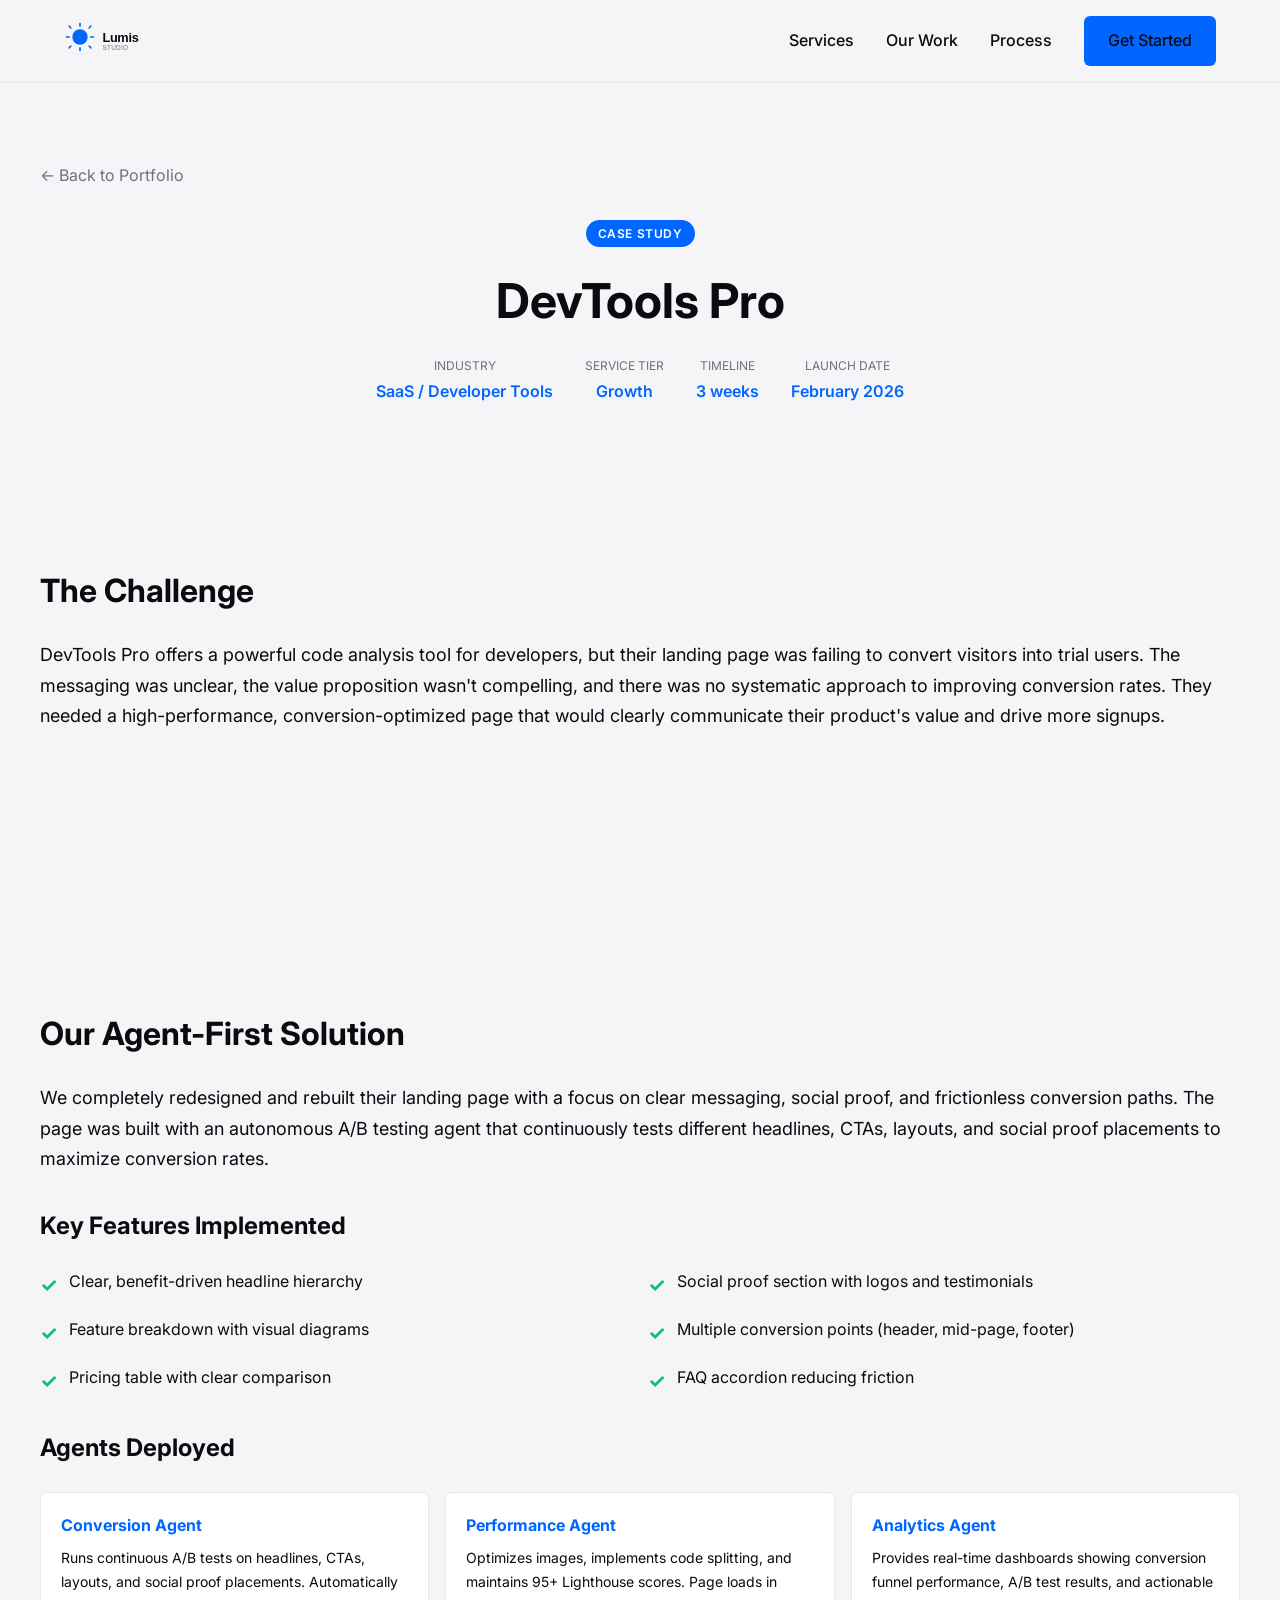
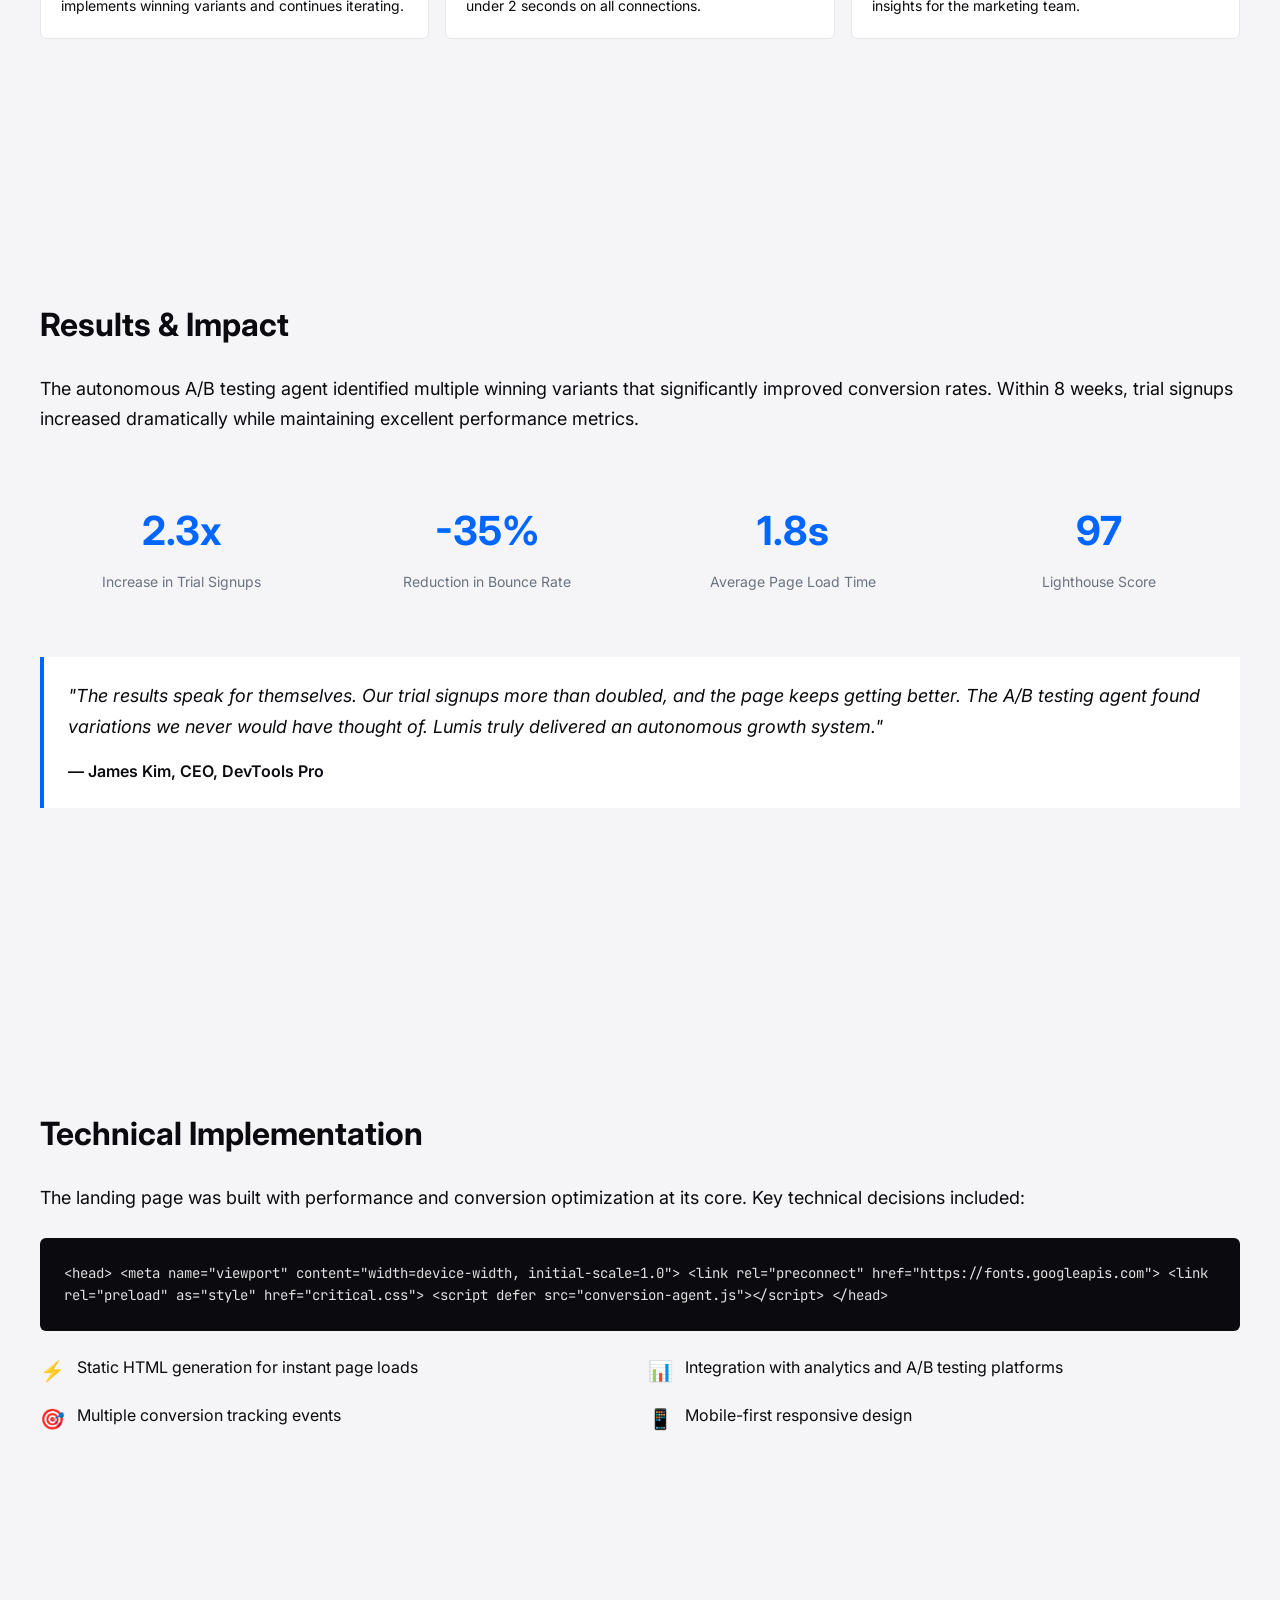
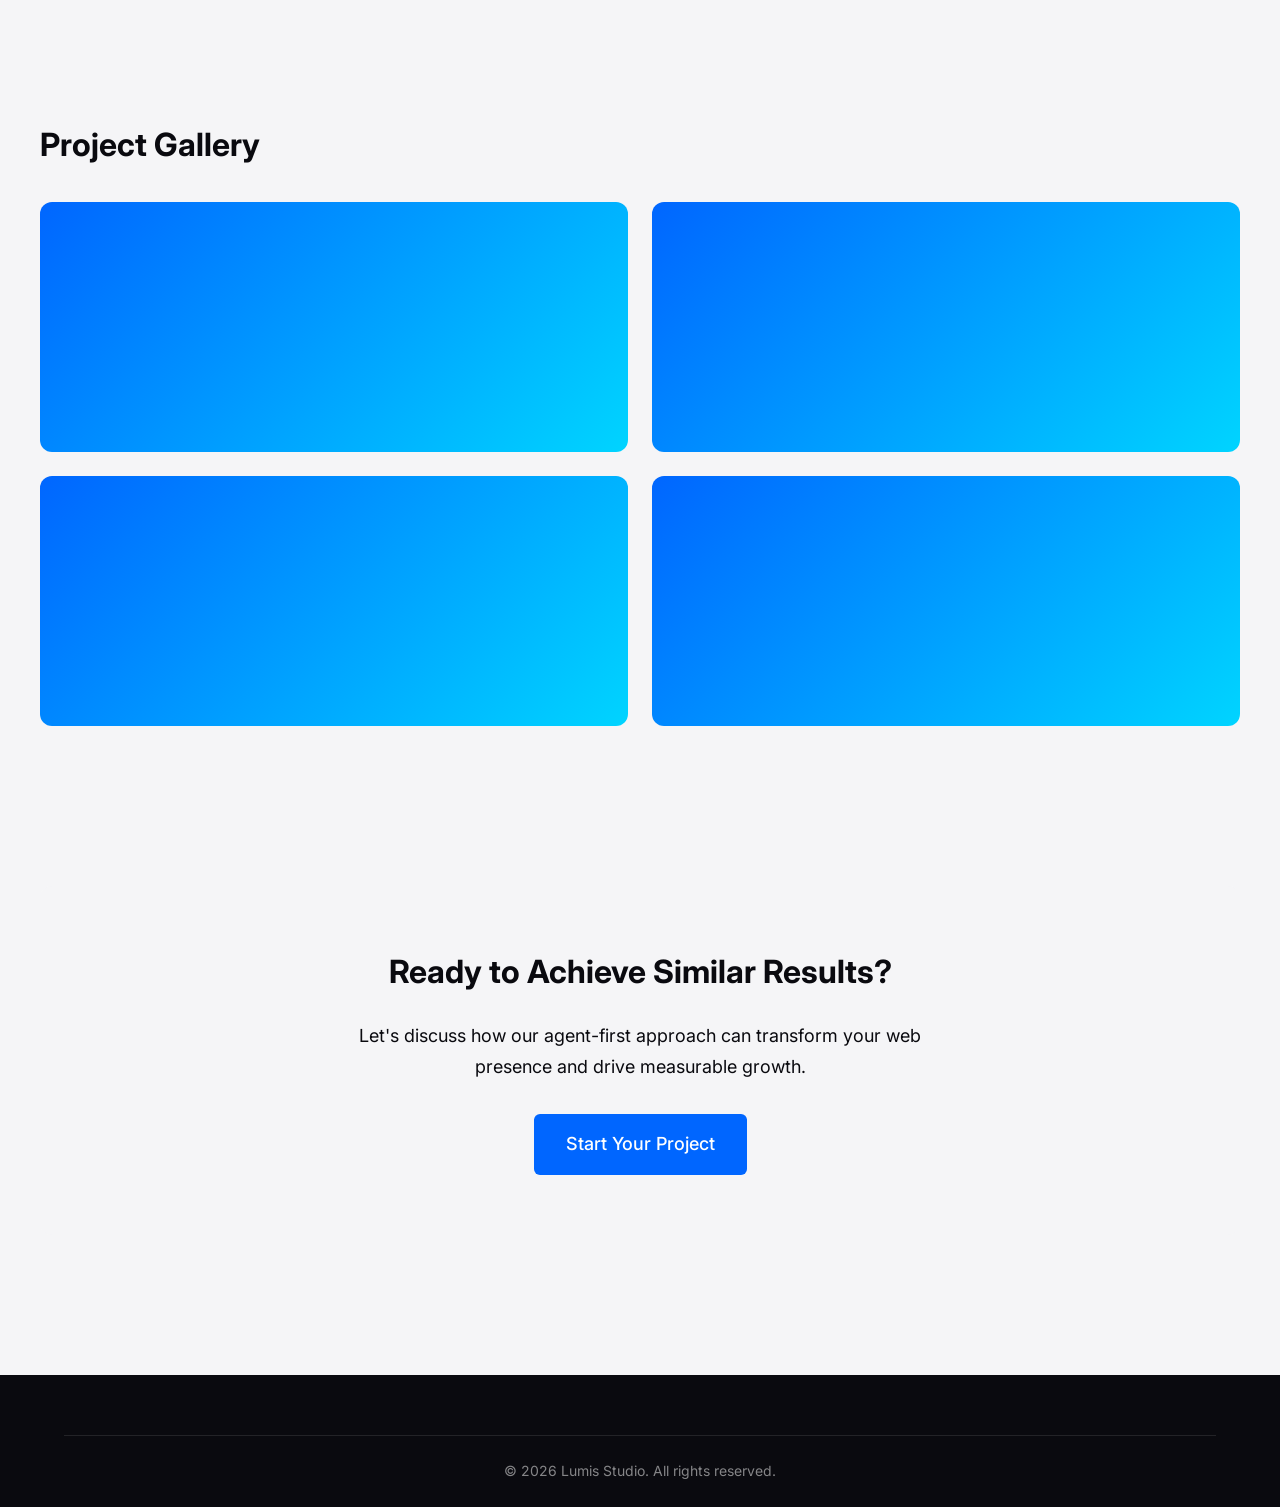
<file: portfolio/devtools-pro.html>
<!DOCTYPE html>
<html lang="en">
<head>
    <meta charset="UTF-8">
    <meta name="viewport" content="width=device-width, initial-scale=1.0">
    <title>DevTools Pro — Lumis Studio Case Study</title>
    <meta name="description" content="How Lumis Studio built a conversion-optimized landing page with autonomous A/B testing that increased trial signups by 2.3x for DevTools Pro.">
    <link rel="preconnect" href="https://fonts.googleapis.com">
    <link rel="preconnect" href="https://fonts.gstatic.com" crossorigin>
    <link href="https://fonts.googleapis.com/css2?family=Inter:wght@400;500;600;700&family=JetBrains+Mono:wght@400;500&display=swap" rel="stylesheet">
    <link rel="stylesheet" href="../src/styles.css">
    <style>
        .case-study { padding: 80px 0; }
        .case-header { text-align: center; max-width: 800px; margin: 0 auto 60px; }
        .case-header h1 { font-size: 3rem; margin-bottom: 16px; }
        .case-meta { display: flex; justify-content: center; gap: 32px; margin-bottom: 24px; flex-wrap: wrap; }
        .case-meta-item { display: flex; flex-direction: column; align-items: center; }
        .case-meta-label { font-size: 0.75rem; text-transform: uppercase; color: var(--color-text-light); margin-bottom: 4px; }
        .case-meta-value { font-weight: 600; color: var(--color-primary); }
        .case-section { margin-bottom: 60px; }
        .case-section h2 { font-size: 2rem; margin-bottom: 24px; }
        .case-section h3 { font-size: 1.5rem; margin: 32px 0 16px; }
        .case-section p { font-size: 1.125rem; line-height: 1.7; margin-bottom: 16px; }
        .metrics-grid { display: grid; grid-template-columns: repeat(4, 1fr); gap: 24px; margin: 40px 0; }
        .metric-card { background: var(--color-bg); padding: 24px; border-radius: var(--radius-md); text-align: center; }
        .metric-number { font-size: 2.5rem; font-weight: 700; color: var(--color-primary); margin-bottom: 8px; }
        .metric-label { font-size: 0.875rem; color: var(--color-text-light); }
        .agent-list { display: grid; grid-template-columns: repeat(auto-fit, minmax(200px, 1fr)); gap: 16px; margin-top: 24px; }
        .agent-card { background: var(--color-surface); border: 1px solid var(--color-border); border-radius: var(--radius-sm); padding: 20px; }
        .agent-card h4 { margin-bottom: 8px; color: var(--color-primary); }
        .agent-card p { font-size: 0.875rem; margin: 0; }
        .quote { background: var(--color-surface); border-left: 4px solid var(--color-primary); padding: 24px; margin: 40px 0; font-style: italic; }
        .quote-author { margin-top: 16px; font-weight: 600; font-style: normal; }
        .gallery { display: grid; grid-template-columns: repeat(2, 1fr); gap: 24px; margin-top: 32px; }
        .gallery-item { border-radius: var(--radius-md); overflow: hidden; background: linear-gradient(135deg, var(--color-primary) 0%, #00D4FF 100%); height: 250px; }
        .back-link { display: inline-flex; align-items: center; gap: 8px; margin-bottom: 32px; color: var(--color-text-light); }
        .back-link:hover { color: var(--color-primary); }
        .code-block {
            background: var(--color-text);
            color: #e0e0e0;
            padding: 24px;
            border-radius: var(--radius-sm);
            font-family: var(--font-mono);
            font-size: 0.875rem;
            overflow-x: auto;
            margin: 24px 0;
        }
        .feature-list {
            display: grid;
            grid-template-columns: repeat(2, 1fr);
            gap: 16px;
            margin: 24px 0;
        }
        .feature-item {
            display: flex;
            align-items: flex-start;
            gap: 12px;
        }
        .feature-icon {
            color: var(--color-success);
            font-weight: bold;
            font-size: 1.25rem;
        }
        @media (max-width: 768px) {
            .metrics-grid { grid-template-columns: repeat(2, 1fr); }
            .gallery { grid-template-columns: 1fr; }
            .feature-list { grid-template-columns: 1fr; }
        }
    </style>
</head>
<body>
    <nav class="nav">
        <div class="container nav-container">
            <a href="../index.html" class="nav-logo">
                <img src="../brand/logo.svg" alt="Lumis Studio" width="120">
            </a>
            <div class="nav-links">
                <a href="../index.html#services">Services</a>
                <a href="../index.html#work">Our Work</a>
                <a href="../index.html#process">Process</a>
                <a href="../index.html#contact" class="btn btn-primary">Get Started</a>
            </div>
        </div>
    </nav>

    <main class="container case-study">
        <a href="../index.html#work" class="back-link">← Back to Portfolio</a>

        <!-- Case Header -->
        <header class="case-header">
            <span class="section-badge">Case Study</span>
            <h1>DevTools Pro</h1>
            <div class="case-meta">
                <div class="case-meta-item">
                    <span class="case-meta-label">Industry</span>
                    <span class="case-meta-value">SaaS / Developer Tools</span>
                </div>
                <div class="case-meta-item">
                    <span class="case-meta-label">Service Tier</span>
                    <span class="case-meta-value">Growth</span>
                </div>
                <div class="case-meta-item">
                    <span class="case-meta-label">Timeline</span>
                    <span class="case-meta-value">3 weeks</span>
                </div>
                <div class="case-meta-item">
                    <span class="case-meta-label">Launch Date</span>
                    <span class="case-meta-value">February 2026</span>
                </div>
            </div>
        </header>

        <!-- Challenge Section -->
        <section class="case-section">
            <h2>The Challenge</h2>
            <p>DevTools Pro offers a powerful code analysis tool for developers, but their landing page was failing to convert visitors into trial users. The messaging was unclear, the value proposition wasn't compelling, and there was no systematic approach to improving conversion rates. They needed a high-performance, conversion-optimized page that would clearly communicate their product's value and drive more signups.</p>
        </section>

        <!-- Solution Section -->
        <section class="case-section">
            <h2>Our Agent-First Solution</h2>
            <p>We completely redesigned and rebuilt their landing page with a focus on clear messaging, social proof, and frictionless conversion paths. The page was built with an autonomous A/B testing agent that continuously tests different headlines, CTAs, layouts, and social proof placements to maximize conversion rates.</p>

            <h3 style="margin-top: 32px; margin-bottom: 16px;">Key Features Implemented</h3>
            <div class="feature-list">
                <div class="feature-item">
                    <span class="feature-icon">✓</span>
                    <span>Clear, benefit-driven headline hierarchy</span>
                </div>
                <div class="feature-item">
                    <span class="feature-icon">✓</span>
                    <span>Social proof section with logos and testimonials</span>
                </div>
                <div class="feature-item">
                    <span class="feature-icon">✓</span>
                    <span>Feature breakdown with visual diagrams</span>
                </div>
                <div class="feature-item">
                    <span class="feature-icon">✓</span>
                    <span>Multiple conversion points (header, mid-page, footer)</span>
                </div>
                <div class="feature-item">
                    <span class="feature-icon">✓</span>
                    <span>Pricing table with clear comparison</span>
                </div>
                <div class="feature-item">
                    <span class="feature-icon">✓</span>
                    <span>FAQ accordion reducing friction</span>
                </div>
            </div>

            <h3 style="margin-top: 32px; margin-bottom: 16px;">Agents Deployed</h3>
            <div class="agent-list">
                <div class="agent-card">
                    <h4>Conversion Agent</h4>
                    <p>Runs continuous A/B tests on headlines, CTAs, layouts, and social proof placements. Automatically implements winning variants and continues iterating.</p>
                </div>
                <div class="agent-card">
                    <h4>Performance Agent</h4>
                    <p>Optimizes images, implements code splitting, and maintains 95+ Lighthouse scores. Page loads in under 2 seconds on all connections.</p>
                </div>
                <div class="agent-card">
                    <h4>Analytics Agent</h4>
                    <p>Provides real-time dashboards showing conversion funnel performance, A/B test results, and actionable insights for the marketing team.</p>
                </div>
            </div>
        </section>

        <!-- Results Section -->
        <section class="case-section">
            <h2>Results & Impact</h2>
            <p>The autonomous A/B testing agent identified multiple winning variants that significantly improved conversion rates. Within 8 weeks, trial signups increased dramatically while maintaining excellent performance metrics.</p>

            <div class="metrics-grid">
                <div class="metric-card">
                    <div class="metric-number">2.3x</div>
                    <div class="metric-label">Increase in Trial Signups</div>
                </div>
                <div class="metric-card">
                    <div class="metric-number">-35%</div>
                    <div class="metric-label">Reduction in Bounce Rate</div>
                </div>
                <div class="metric-card">
                    <div class="metric-number">1.8s</div>
                    <div class="metric-label">Average Page Load Time</div>
                </div>
                <div class="metric-card">
                    <div class="metric-number">97</div>
                    <div class="metric-label">Lighthouse Score</div>
                </div>
            </div>

            <div class="quote">
                <p>"The results speak for themselves. Our trial signups more than doubled, and the page keeps getting better. The A/B testing agent found variations we never would have thought of. Lumis truly delivered an autonomous growth system."</p>
                <div class="quote-author">— James Kim, CEO, DevTools Pro</div>
            </div>
        </section>

        <!-- Technical Details -->
        <section class="case-section">
            <h2>Technical Implementation</h2>
            <p>The landing page was built with performance and conversion optimization at its core. Key technical decisions included:</p>

            <div class="code-block">
<!-- Static HTML with minimal JavaScript for optimal performance -->
&lt;head&gt;
  &lt;meta name="viewport" content="width=device-width, initial-scale=1.0"&gt;
  &lt;link rel="preconnect" href="https://fonts.googleapis.com"&gt;
  &lt;link rel="preload" as="style" href="critical.css"&gt;
  &lt;script defer src="conversion-agent.js"&gt;&lt;/script&gt;
&lt;/head&gt;
            </div>

            <ul class="feature-list">
                <li class="feature-item">
                    <span class="feature-icon">⚡</span>
                    <span>Static HTML generation for instant page loads</span>
                </li>
                <li class="feature-item">
                    <span class="feature-icon">📊</span>
                    <span>Integration with analytics and A/B testing platforms</span>
                </li>
                <li class="feature-item">
                    <span class="feature-icon">🎯</span>
                    <span>Multiple conversion tracking events</span>
                </li>
                <li class="feature-item">
                    <span class="feature-icon">📱</span>
                    <span>Mobile-first responsive design</span>
                </li>
            </ul>
        </section>

        <!-- Gallery Section -->
        <section class="case-section">
            <h2>Project Gallery</h2>
            <div class="gallery">
                <div class="gallery-item"></div>
                <div class="gallery-item"></div>
                <div class="gallery-item"></div>
                <div class="gallery-item"></div>
            </div>
        </section>

        <!-- CTA Section -->
        <section class="case-section" style="text-align: center; padding: 60px 0; background: var(--color-bg); border-radius: var(--radius-md);">
            <h2>Ready to Achieve Similar Results?</h2>
            <p style="max-width: 600px; margin: 16px auto 32px;">Let's discuss how our agent-first approach can transform your web presence and drive measurable growth.</p>
            <a href="../index.html#contact" class="btn btn-primary btn-large">Start Your Project</a>
        </section>
    </main>

    <footer class="footer">
        <div class="container">
            <div class="footer-bottom" style="text-align: center;">
                <p>&copy; 2026 Lumis Studio. All rights reserved.</p>
            </div>
        </div>
    </footer>

    <script src="../src/script.js"></script>
</body>
</html>
</file>
<file: src/styles.css>
/* ===== CSS Variables ===== */
:root {
    --color-bg: #F5F5F7;
    --color-surface: #FFFFFF;
    --color-primary: #0066FF;
    --color-primary-dark: #0052CC;
    --color-text: #0A0A0F;
    --color-text-light: #6B7280;
    --color-border: #E5E7EB;
    --color-success: #10B981;
    --color-warning: #F59E0B;

    --font-primary: 'Inter', -apple-system, BlinkMacSystemFont, 'Segoe UI', sans-serif;
    --font-mono: 'JetBrains Mono', 'Fira Code', monospace;

    --shadow-sm: 0 1px 2px rgba(10, 10, 15, 0.05);
    --shadow-md: 0 4px 12px rgba(10, 10, 15, 0.08);
    --shadow-lg: 0 8px 24px rgba(10, 10, 15, 0.12);

    --radius-sm: 6px;
    --radius-md: 12px;
    --radius-lg: 20px;

    --transition: all 0.2s ease;
}

/* ===== Reset & Base ===== */
*, *::before, *::after {
    box-sizing: border-box;
    margin: 0;
    padding: 0;
}

html {
    scroll-behavior: smooth;
}

body {
    font-family: var(--font-primary);
    background-color: var(--color-bg);
    color: var(--color-text);
    line-height: 1.6;
    -webkit-font-smoothing: antialiased;
}

.container {
    max-width: 1200px;
    margin: 0 auto;
    padding: 0 24px;
}

img {
    max-width: 100%;
    height: auto;
}

a {
    color: var(--color-primary);
    text-decoration: none;
    transition: var(--transition);
}

a:hover {
    color: var(--color-primary-dark);
}

/* ===== Buttons ===== */
.btn {
    display: inline-flex;
    align-items: center;
    justify-content: center;
    padding: 12px 24px;
    font-size: 1rem;
    font-weight: 500;
    border-radius: var(--radius-sm);
    border: none;
    cursor: pointer;
    transition: var(--transition);
    text-decoration: none;
}

.btn-primary {
    background-color: var(--color-primary);
    color: white;
}

.btn-primary:hover {
    background-color: var(--color-primary-dark);
    color: white;
    transform: translateY(-1px);
}

.btn-secondary {
    background-color: var(--color-surface);
    color: var(--color-primary);
    border: 1px solid var(--color-border);
}

.btn-secondary:hover {
    border-color: var(--color-primary);
}

.btn-large {
    padding: 16px 32px;
    font-size: 1.125rem;
}

.btn-block {
    width: 100%;
}

/* ===== Navigation ===== */
.nav {
    position: sticky;
    top: 0;
    background: rgba(245, 245, 247, 0.95);
    backdrop-filter: blur(8px);
    border-bottom: 1px solid var(--color-border);
    z-index: 1000;
    padding: 16px 0;
}

.nav-container {
    display: flex;
    align-items: center;
    justify-content: space-between;
}

.nav-logo img {
    height: 32px;
    width: auto;
}

.nav-links {
    display: flex;
    align-items: center;
    gap: 32px;
}

.nav-links a {
    color: var(--color-text);
    font-weight: 500;
}

.nav-links a:hover {
    color: var(--color-primary);
}

.nav-toggle {
    display: none;
    flex-direction: column;
    gap: 4px;
    background: none;
    border: none;
    cursor: pointer;
    padding: 8px;
}

.nav-toggle span {
    width: 24px;
    height: 2px;
    background: var(--color-text);
    transition: var(--transition);
}

/* ===== Hero Section ===== */
.hero {
    padding: 120px 0 80px;
    background: linear-gradient(135deg, var(--color-bg) 0%, var(--color-surface) 100%);
    min-height: 80vh;
    display: flex;
    align-items: center;
}

.hero .container {
    display: grid;
    grid-template-columns: 1.2fr 1fr;
    gap: 60px;
    align-items: center;
}

.hero-badge {
    display: inline-block;
    background: var(--color-primary);
    color: white;
    padding: 6px 16px;
    border-radius: 100px;
    font-size: 0.875rem;
    font-weight: 500;
    margin-bottom: 24px;
}

.hero h1 {
    font-size: 3.5rem;
    font-weight: 700;
    line-height: 1.1;
    margin-bottom: 24px;
    letter-spacing: -0.02em;
}

.hero-subtitle {
    font-size: 1.25rem;
    color: var(--color-text-light);
    margin-bottom: 32px;
    max-width: 540px;
}

.hero-cta {
    display: flex;
    gap: 16px;
    margin-bottom: 48px;
    flex-wrap: wrap;
}

.hero-stats {
    display: flex;
    gap: 48px;
}

.stat {
    display: flex;
    flex-direction: column;
}

.stat-number {
    font-size: 2rem;
    font-weight: 700;
    color: var(--color-primary);
}

.stat-label {
    font-size: 0.875rem;
    color: var(--color-text-light);
}

/* Hero Visual - Agent Network */
.hero-visual {
    position: relative;
    width: 100%;
    height: 400px;
}

.agent-hub {
    position: absolute;
    top: 50%;
    left: 50%;
    transform: translate(-50%, -50%);
    width: 120px;
    height: 120px;
    background: var(--color-primary);
    border-radius: 50%;
    display: flex;
    flex-direction: column;
    align-items: center;
    justify-content: center;
    box-shadow: var(--shadow-lg);
}

.hub-icon {
    font-family: var(--font-primary);
    font-size: 2.5rem;
    font-weight: 700;
    color: white;
}

.hub-label {
    font-size: 0.75rem;
    color: white;
    font-weight: 500;
    margin-top: 4px;
}

.agent-node {
    position: absolute;
    width: 80px;
    height: 80px;
    background: var(--color-surface);
    border-radius: 50%;
    display: flex;
    flex-direction: column;
    align-items: center;
    justify-content: center;
    box-shadow: var(--shadow-md);
    border: 2px solid var(--color-border);
}

.agent-icon {
    font-size: 1.5rem;
}

.agent-label {
    font-size: 0.625rem;
    color: var(--color-text-light);
    text-align: center;
    margin-top: 4px;
}

.agent-node:nth-child(1) { top: 20%; left: 10%; }
.agent-node:nth-child(2) { top: 20%; right: 10%; }
.agent-node:nth-child(3) { bottom: 20%; left: 10%; }
.agent-node:nth-child(4) { bottom: 20%; right: 10%; }

/* ===== Section Styles ===== */
section {
    padding: 100px 0;
}

.section-header {
    text-align: center;
    max-width: 700px;
    margin: 0 auto 60px;
}

.section-badge {
    display: inline-block;
    background: var(--color-primary);
    color: white;
    padding: 4px 12px;
    border-radius: 100px;
    font-size: 0.75rem;
    font-weight: 600;
    text-transform: uppercase;
    letter-spacing: 0.05em;
    margin-bottom: 16px;
}

.section-header h2 {
    font-size: 2.5rem;
    font-weight: 700;
    margin-bottom: 16px;
    letter-spacing: -0.02em;
}

.section-header p {
    font-size: 1.125rem;
    color: var(--color-text-light);
}

/* ===== Problem Section ===== */
.problem {
    background: var(--color-surface);
}

.problem-grid {
    display: grid;
    grid-template-columns: repeat(4, 1fr);
    gap: 24px;
}

.problem-card {
    padding: 32px;
    background: var(--color-bg);
    border-radius: var(--radius-md);
    text-align: center;
}

.problem-icon {
    font-size: 2.5rem;
    margin-bottom: 16px;
}

.problem-card h3 {
    font-size: 1.125rem;
    margin-bottom: 8px;
}

.problem-card p {
    font-size: 0.875rem;
    color: var(--color-text-light);
}

/* ===== Services Section ===== */
.services-grid {
    display: grid;
    grid-template-columns: repeat(3, 1fr);
    gap: 24px;
}

.service-card {
    background: var(--color-surface);
    border: 1px solid var(--color-border);
    border-radius: var(--radius-md);
    padding: 32px;
    position: relative;
    transition: var(--transition);
}

.service-card:hover {
    transform: translateY(-4px);
    box-shadow: var(--shadow-lg);
}

.service-card.featured {
    border-color: var(--color-primary);
    box-shadow: var(--shadow-md);
}

.service-badge {
    position: absolute;
    top: -12px;
    left: 50%;
    transform: translateX(-50%);
    background: var(--color-primary);
    color: white;
    padding: 4px 16px;
    border-radius: 100px;
    font-size: 0.75rem;
    font-weight: 600;
}

.service-header {
    display: flex;
    justify-content: space-between;
    align-items: baseline;
    margin-bottom: 16px;
    padding-bottom: 16px;
    border-bottom: 1px solid var(--color-border);
}

.service-tier {
    font-weight: 600;
    color: var(--color-text);
}

.service-price {
    font-weight: 700;
    color: var(--color-primary);
    font-size: 1.125rem;
}

.service-card h3 {
    font-size: 1.25rem;
    margin-bottom: 12px;
}

.service-card > p {
    color: var(--color-text-light);
    font-size: 0.875rem;
    margin-bottom: 24px;
}

.service-features {
    list-style: none;
    margin-bottom: 24px;
}

.service-features li {
    padding: 8px 0;
    font-size: 0.875rem;
    color: var(--color-text);
    border-bottom: 1px solid var(--color-border);
}

.service-features li:last-child {
    border-bottom: none;
}

.service-features li::before {
    content: "✓ ";
    color: var(--color-success);
    font-weight: 600;
}

/* ===== Process Section ===== */
.process {
    background: var(--color-surface);
}

.process-steps {
    display: grid;
    grid-template-columns: repeat(4, 1fr);
    gap: 32px;
}

.process-step {
    text-align: center;
}

.step-number {
    font-size: 3rem;
    font-weight: 700;
    color: var(--color-primary);
    opacity: 0.3;
    margin-bottom: 16px;
}

.process-step h3 {
    font-size: 1.125rem;
    margin-bottom: 8px;
}

.process-step p {
    font-size: 0.875rem;
    color: var(--color-text-light);
}

/* ===== Work/Portfolio Section ===== */
.work-grid {
    display: grid;
    grid-template-columns: repeat(3, 1fr);
    gap: 24px;
}

.work-case {
    border-radius: var(--radius-md);
    overflow: hidden;
    background: var(--color-surface);
    box-shadow: var(--shadow-sm);
    transition: var(--transition);
}

.work-case:hover {
    transform: translateY(-4px);
    box-shadow: var(--shadow-lg);
}

.work-image {
    height: 280px;
    position: relative;
    display: flex;
    align-items: flex-end;
}

.work-overlay {
    background: rgba(10, 10, 15, 0.85);
    color: white;
    padding: 24px;
    width: 100%;
}

.work-category {
    display: inline-block;
    background: var(--color-primary);
    padding: 4px 12px;
    border-radius: 100px;
    font-size: 0.75rem;
    font-weight: 500;
    margin-bottom: 12px;
}

.work-overlay h3 {
    font-size: 1.25rem;
    margin-bottom: 8px;
}

.work-overlay p {
    font-size: 0.875rem;
    opacity: 0.9;
}

/* ===== CTA Section ===== */
.cta {
    background: linear-gradient(135deg, var(--color-primary) 0%, var(--color-primary-dark) 100%);
    color: white;
}

.cta-content {
    max-width: 700px;
    margin: 0 auto;
    text-align: center;
}

.cta h2 {
    font-size: 2.5rem;
    margin-bottom: 16px;
}

.cta p {
    font-size: 1.125rem;
    margin-bottom: 32px;
    opacity: 0.9;
}

.cta-form {
    background: var(--color-surface);
    padding: 32px;
    border-radius: var(--radius-md);
    text-align: left;
}

.form-row {
    display: grid;
    grid-template-columns: 1fr 1fr;
    gap: 16px;
    margin-bottom: 16px;
}

.cta-form input,
.cta-form select,
.cta-form textarea {
    width: 100%;
    padding: 12px 16px;
    border: 1px solid var(--color-border);
    border-radius: var(--radius-sm);
    font-family: var(--font-primary);
    font-size: 1rem;
    background: var(--color-surface);
    color: var(--color-text);
    transition: var(--transition);
}

.cta-form input:focus,
.cta-form select:focus,
.cta-form textarea:focus {
    outline: none;
    border-color: var(--color-primary);
    box-shadow: 0 0 0 3px rgba(0, 102, 255, 0.1);
}

.cta-form textarea {
    resize: vertical;
    min-height: 120px;
}

.cta-form button {
    margin-top: 16px;
}

/* ===== Footer ===== */
.footer {
    background: var(--color-text);
    color: white;
    padding: 60px 0 24px;
}

.footer-content {
    display: grid;
    grid-template-columns: 1.5fr 2fr;
    gap: 60px;
    margin-bottom: 40px;
}

.footer-brand p {
    color: rgba(255, 255, 255, 0.7);
    margin-top: 16px;
    font-size: 0.875rem;
    max-width: 280px;
}

.footer-links {
    display: grid;
    grid-template-columns: repeat(3, 1fr);
    gap: 32px;
}

.footer-column h4 {
    font-size: 0.875rem;
    font-weight: 600;
    margin-bottom: 16px;
    text-transform: uppercase;
    letter-spacing: 0.05em;
}

.footer-column a {
    display: block;
    color: rgba(255, 255, 255, 0.7);
    font-size: 0.875rem;
    margin-bottom: 8px;
}

.footer-column a:hover {
    color: white;
}

.footer-bottom {
    padding-top: 24px;
    border-top: 1px solid rgba(255, 255, 255, 0.1);
    text-align: center;
    font-size: 0.875rem;
    color: rgba(255, 255, 255, 0.5);
}

/* ===== Responsive Design ===== */
@media (max-width: 1024px) {
    .hero .container {
        grid-template-columns: 1fr;
        text-align: center;
    }

    .hero-subtitle {
        margin: 0 auto 32px;
    }

    .hero-cta {
        justify-content: center;
    }

    .hero-stats {
        justify-content: center;
    }

    .hero-visual {
        height: 300px;
    }

    .problem-grid,
    .services-grid,
    .process-steps,
    .work-grid {
        grid-template-columns: repeat(2, 1fr);
    }
}

@media (max-width: 768px) {
    .nav-links {
        display: none;
        position: absolute;
        top: 100%;
        left: 0;
        right: 0;
        background: var(--color-surface);
        flex-direction: column;
        padding: 24px;
        border-bottom: 1px solid var(--color-border);
        gap: 16px;
    }

    .nav-links.active {
        display: flex;
    }

    .nav-toggle {
        display: flex;
    }

    .hero h1 {
        font-size: 2.5rem;
    }

    .hero-stats {
        flex-direction: column;
        gap: 24px;
    }

    .problem-grid,
    .services-grid,
    .process-steps,
    .work-grid {
        grid-template-columns: 1fr;
    }

    .form-row {
        grid-template-columns: 1fr;
    }

    .footer-content {
        grid-template-columns: 1fr;
        gap: 40px;
    }

    .footer-links {
        grid-template-columns: repeat(2, 1fr);
    }
}

@media (max-width: 480px) {
    .hero {
        padding: 80px 0 60px;
    }

    .hero h1 {
        font-size: 2rem;
    }

    .section-header h2 {
        font-size: 1.75rem;
    }

    .cta h2 {
        font-size: 1.75rem;
    }

    .footer-links {
        grid-template-columns: 1fr;
    }
}
</file>
